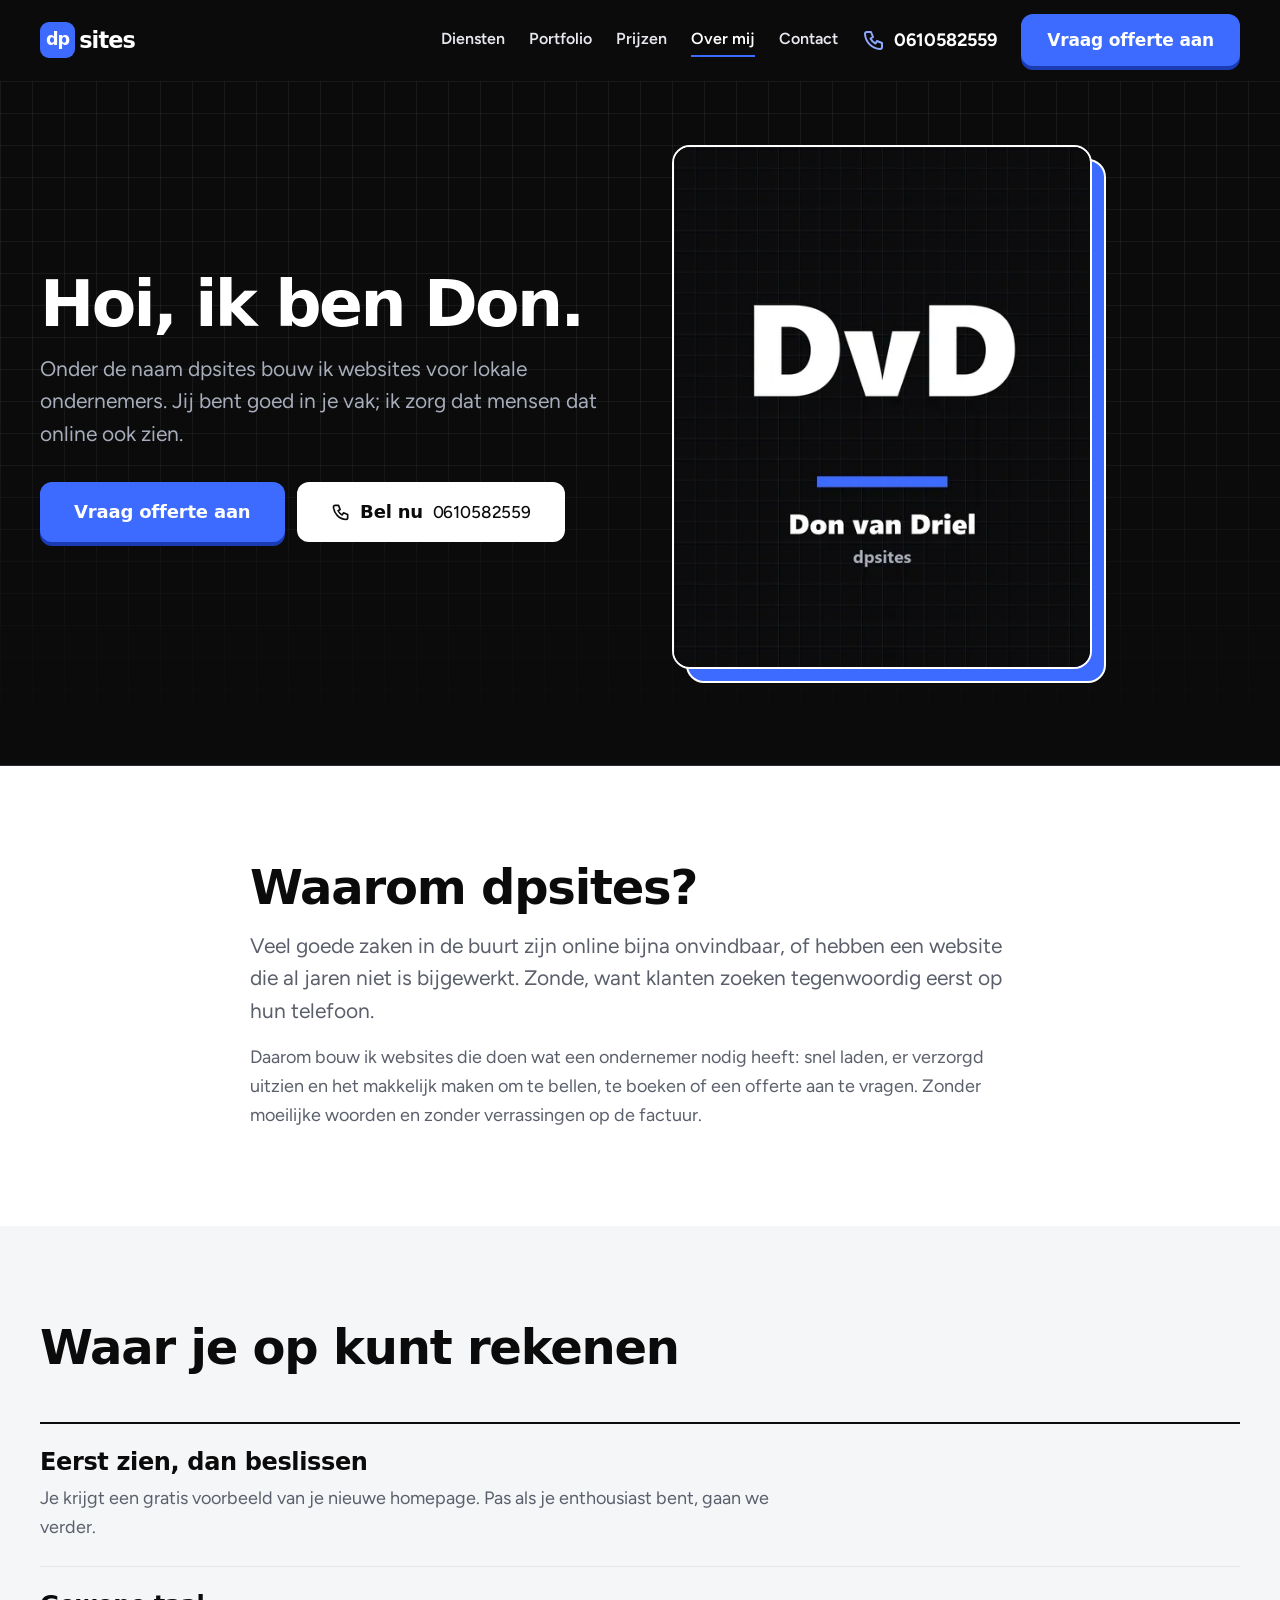
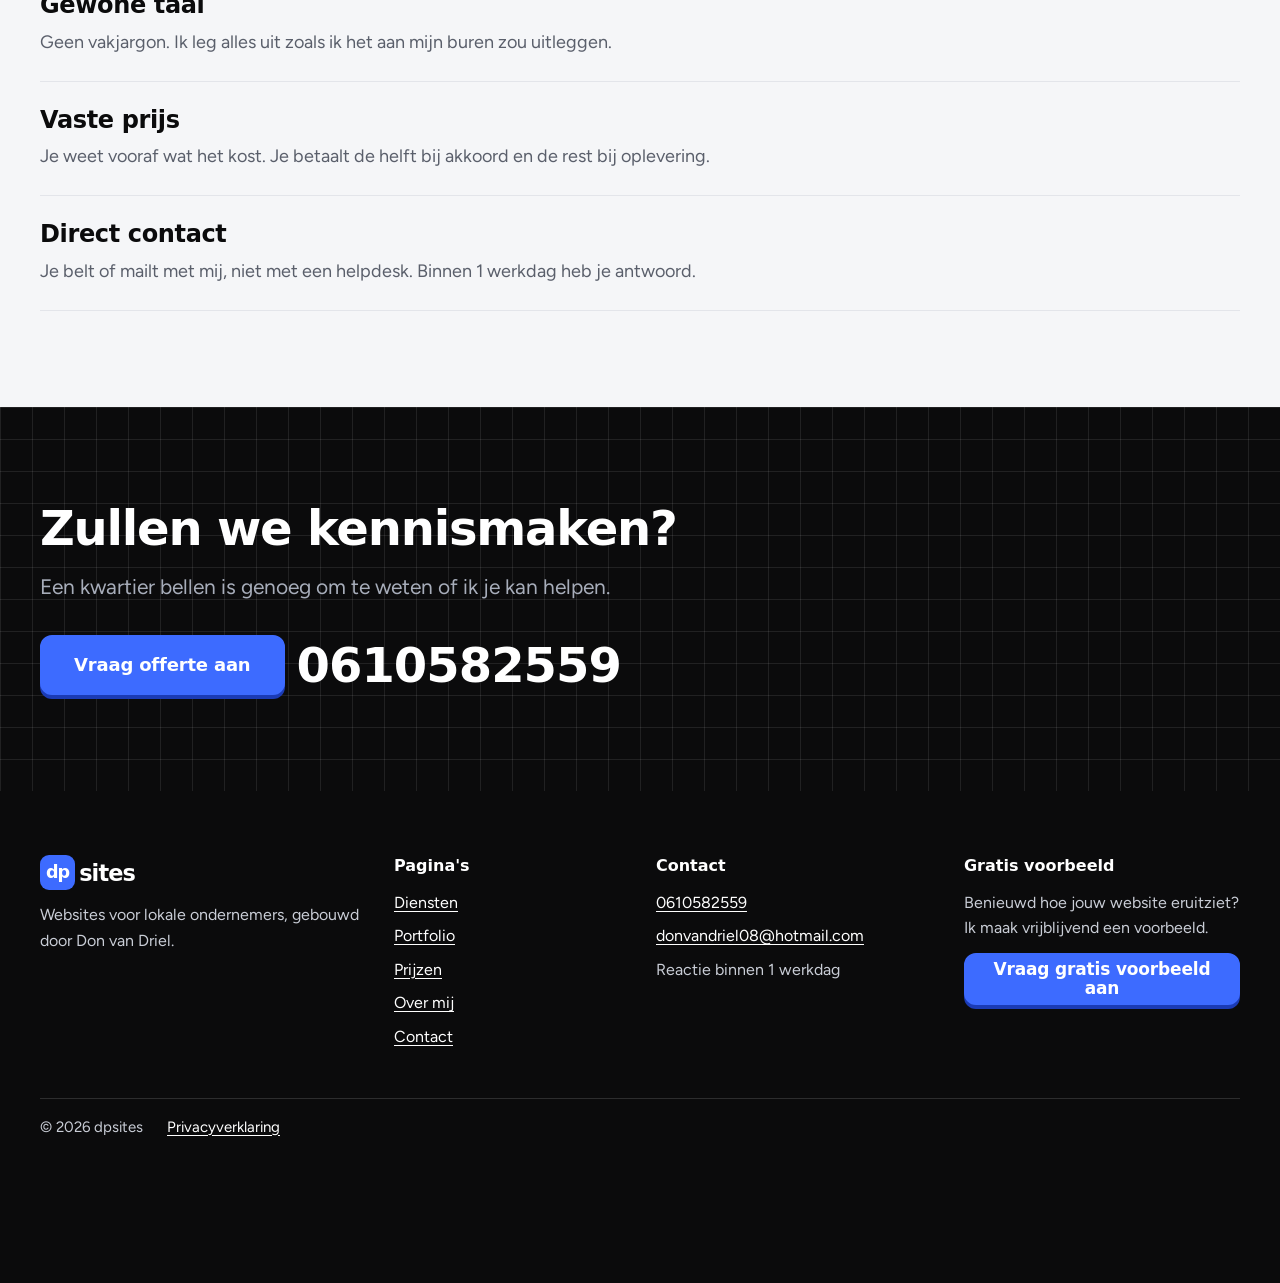
<file: about.html>
<!doctype html>
<html lang="nl">
<head>
  <meta charset="utf-8">
  <meta name="viewport" content="width=device-width, initial-scale=1">
  <!-- Title-patroon: Over [NAAM] | dpsites -->
  <title>Over Don van Driel | dpsites</title>
  <meta name="description" content="Maak kennis met Don van Driel van dpsites. Websites voor lokale ondernemers, in gewone taal en met een vaste prijs. Bel 0610582559.">
  <link rel="canonical" href="https://dpsites.nl/about.html">
  <meta name="theme-color" content="#0B0B0C">
  <meta property="og:type" content="website">
  <meta property="og:site_name" content="dpsites">
  <meta property="og:locale" content="nl_NL">
  <meta property="og:title" content="Over Don van Driel | dpsites">
  <meta property="og:description" content="Je werkt rechtstreeks met degene die je website bouwt.">
  <meta property="og:url" content="https://dpsites.nl/about.html">
  <meta property="og:image" content="https://dpsites.nl/images/og-image.jpg">
  <meta property="og:image:width" content="1200">
  <meta property="og:image:height" content="630">
  <meta name="twitter:card" content="summary_large_image">
  <link rel="icon" href="favicon.svg" type="image/svg+xml">
  <link rel="apple-touch-icon" href="images/apple-touch-icon.png">
  <link rel="preconnect" href="https://fonts.bunny.net" crossorigin>
  <link rel="stylesheet" href="https://fonts.bunny.net/css?family=bricolage-grotesque:700,800|figtree:400,500,600,700&display=swap">
  <link rel="stylesheet" href="styles/styles.css">
  <script>document.documentElement.classList.add('js')</script>
  <script src="scripts/main.js" defer></script>
</head>
<body>
<a class="skip-link" href="#main">Naar inhoud</a>
<header class="site-header">
  <div class="container header-inner">
    <a href="index.html" class="logo" aria-label="dpsites, naar de homepage"><span class="logo-mark" aria-hidden="true">dp</span><span aria-hidden="true">sites</span></a>
    <a class="icon-btn call-icon" href="tel:0610582559" aria-label="Bel Don: 0610582559"><svg class="icon" aria-hidden="true"><use href="assets/icons.svg#phone"></use></svg></a>
    <button class="icon-btn nav-toggle" type="button" aria-expanded="false" aria-controls="hoofdmenu"><span class="sr-only">Menu</span><span class="burger" aria-hidden="true"></span></button>
    <nav id="hoofdmenu" class="primary-nav" aria-label="Hoofdmenu">
      <ul role="list">
        <li><a href="services.html">Diensten</a></li>
        <li><a href="portfolio.html">Portfolio</a></li>
        <li><a href="pricing.html">Prijzen</a></li>
        <li><a href="about.html">Over mij</a></li>
        <li><a href="contact.html">Contact</a></li>
      </ul>
      <a class="nav-call" href="tel:0610582559"><svg class="icon" aria-hidden="true"><use href="assets/icons.svg#phone"></use></svg><span class="nav-call-nr">0610582559</span></a>
      <a class="btn btn-accent" href="contact.html#formulier">Vraag offerte aan</a>
    </nav>
  </div>
</header>

<main id="main">
  <section class="hero" aria-labelledby="hero-titel">
    <div class="container grid-2">
      <div class="stack-lg">
        <div class="stack">
          <h1 id="hero-titel">Hoi, ik ben Don.</h1>
          <p class="lead">Onder de naam dpsites bouw ik websites voor lokale ondernemers. Jij bent goed in je vak; ik zorg dat mensen dat online ook zien.</p>
        </div>
        <div class="cluster">
          <a class="btn btn-accent btn-lg" href="contact.html#formulier">Vraag offerte aan</a>
          <a class="btn btn-primary btn-lg" href="tel:0610582559"><svg class="icon" aria-hidden="true"><use href="assets/icons.svg#phone"></use></svg>Bel nu <span class="btn-sub">0610582559</span></a>
        </div>
      </div>
      <!-- Boven de vouw: GEEN lazy loading, wel fetchpriority. Vervang de placeholder door een echte foto (zie images/BESCHRIJVING.md). -->
      <div class="portrait">
        <img src="images/don-van-driel-960.webp" srcset="images/don-van-driel-480.webp 480w, images/don-van-driel-960.webp 960w"
             sizes="(min-width: 1024px) 420px, 90vw" width="960" height="1200" alt="Don van Driel, eigenaar van dpsites" fetchpriority="high" decoding="async">
      </div>
    </div>
  </section>

  <!-- PERSONALISEER: vertel hier in je eigen woorden waarom je dpsites bent begonnen. -->
  <section class="section" aria-labelledby="waarom-titel">
    <div class="container narrow stack">
      <h2 id="waarom-titel">Waarom dpsites?</h2>
      <p class="lead">Veel goede zaken in de buurt zijn online bijna onvindbaar, of hebben een website die al jaren niet is bijgewerkt. Zonde, want klanten zoeken tegenwoordig eerst op hun telefoon.</p>
      <p class="muted">Daarom bouw ik websites die doen wat een ondernemer nodig heeft: snel laden, er verzorgd uitzien en het makkelijk maken om te bellen, te boeken of een offerte aan te vragen. Zonder moeilijke woorden en zonder verrassingen op de factuur.</p>
    </div>
  </section>

  <section class="section bg-alt" aria-labelledby="afspraken-titel">
    <div class="container">
      <div class="section-head"><h2 id="afspraken-titel">Waar je op kunt rekenen</h2></div>
      <ul class="price-list" role="list">
        <li class="price-row"><div><h3>Eerst zien, dan beslissen</h3><p class="muted">Je krijgt een gratis voorbeeld van je nieuwe homepage. Pas als je enthousiast bent, gaan we verder.</p></div></li>
        <li class="price-row"><div><h3>Gewone taal</h3><p class="muted">Geen vakjargon. Ik leg alles uit zoals ik het aan mijn buren zou uitleggen.</p></div></li>
        <li class="price-row"><div><h3>Vaste prijs</h3><p class="muted">Je weet vooraf wat het kost. Je betaalt de helft bij akkoord en de rest bij oplevering.</p></div></li>
        <li class="price-row"><div><h3>Direct contact</h3><p class="muted">Je belt of mailt met mij, niet met een helpdesk. Binnen 1 werkdag heb je antwoord.</p></div></li>
      </ul>
    </div>
  </section>

  <section class="section cta-band" aria-labelledby="cta-titel">
    <div class="container stack-lg">
      <div class="stack">
        <h2 id="cta-titel">Zullen we kennismaken?</h2>
        <p class="lead">Een kwartier bellen is genoeg om te weten of ik je kan helpen.</p>
      </div>
      <div class="cluster">
        <a class="btn btn-accent btn-lg" href="contact.html#formulier">Vraag offerte aan</a>
        <a class="call-big" href="tel:0610582559">0610582559</a>
      </div>
    </div>
  </section>
</main>

<footer class="site-footer">
  <div class="container footer-grid">
    <div>
      <a href="index.html" class="logo" aria-label="dpsites, naar de homepage"><span class="logo-mark" aria-hidden="true">dp</span><span aria-hidden="true">sites</span></a>
      <p>Websites voor lokale ondernemers, gebouwd door Don van Driel.</p>
    </div>
    <nav aria-label="Footermenu">
      <h2 class="footer-title">Pagina's</h2>
      <ul role="list"><li><a href="services.html">Diensten</a></li><li><a href="portfolio.html">Portfolio</a></li><li><a href="pricing.html">Prijzen</a></li><li><a href="about.html">Over mij</a></li><li><a href="contact.html">Contact</a></li></ul>
    </nav>
    <div>
      <h2 class="footer-title">Contact</h2>
      <address><a href="tel:0610582559">0610582559</a><a href="mailto:donvandriel08@hotmail.com">donvandriel08@hotmail.com</a><span>Reactie binnen 1 werkdag</span></address>
    </div>
    <div>
      <h2 class="footer-title">Gratis voorbeeld</h2>
      <p>Benieuwd hoe jouw website eruitziet? Ik maak vrijblijvend een voorbeeld.</p>
      <p><a class="btn btn-accent" href="contact.html?aanvraag=gratis-voorbeeld#formulier">Vraag gratis voorbeeld aan</a></p>
    </div>
  </div>
  <div class="container footer-bottom">
    <span>© <span data-year>2026</span> dpsites</span>
    <!-- VERPLICHT zodra je bij de KvK staat ingeschreven: haal de commentaartekens weg en vul het nummer in.
    <span>KvK [KVK]</span> -->
    <a href="privacy.html">Privacyverklaring</a>
  </div>
</footer>
<div class="sticky-cta" data-hidden="true">
  <a class="btn btn-primary" href="tel:0610582559"><svg class="icon" aria-hidden="true"><use href="assets/icons.svg#phone"></use></svg>Bel nu</a>
  <a class="btn btn-accent" href="contact.html#formulier">Vraag offerte aan</a>
</div>
</body>
</html>
</file>
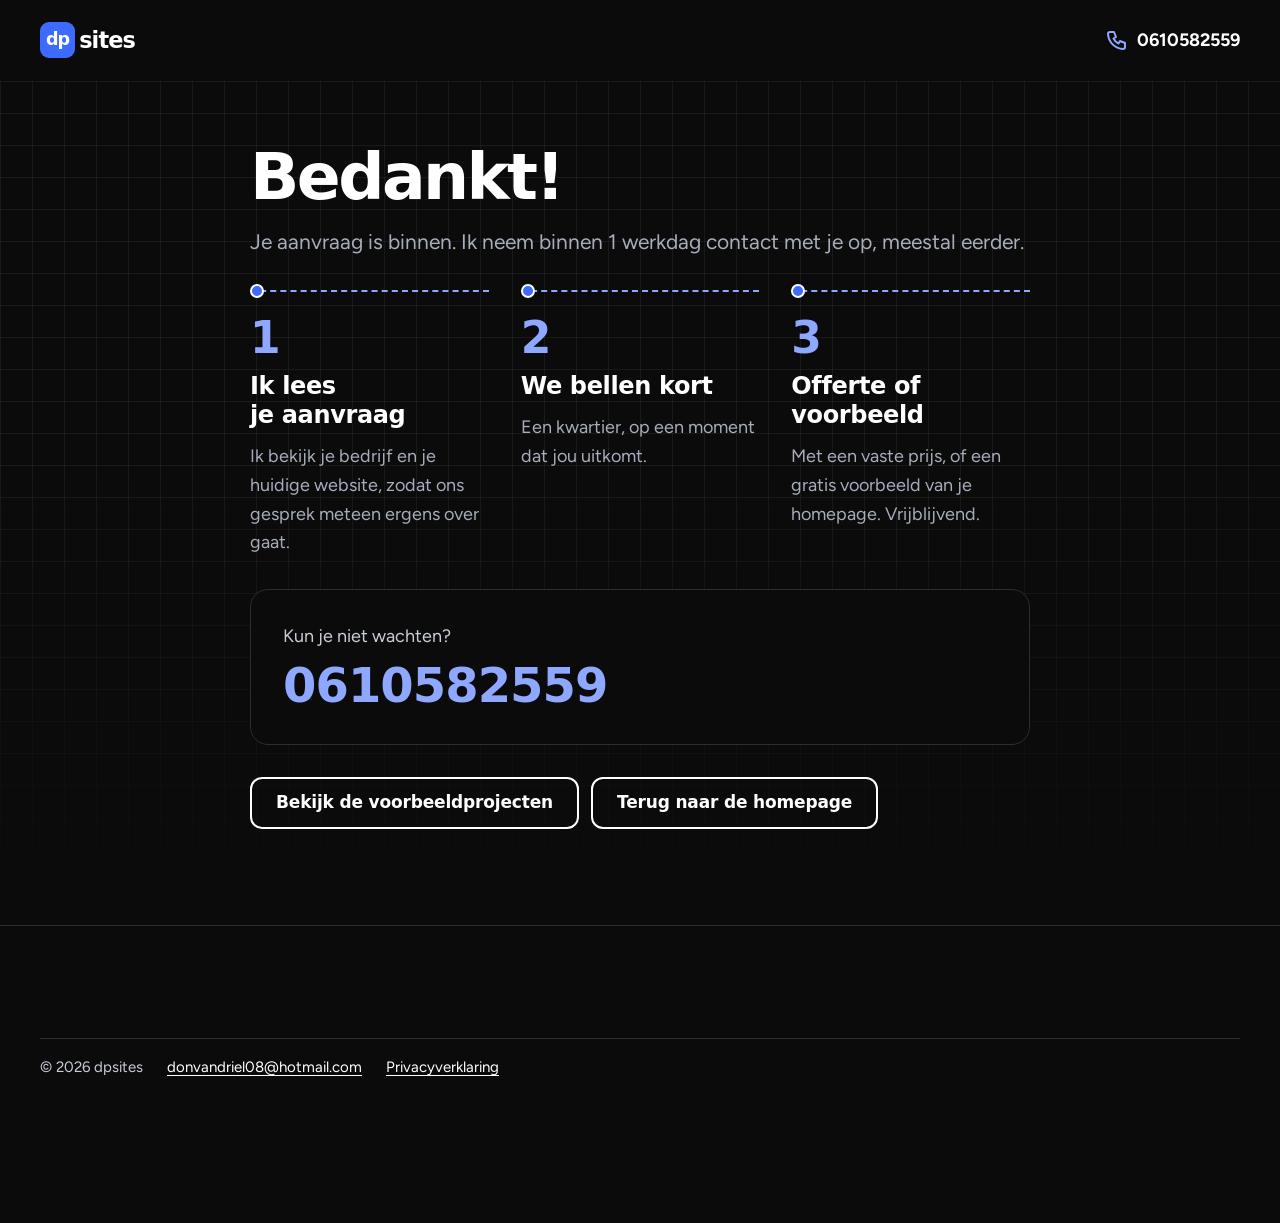
<file: bedankt.html>
<!doctype html>
<html lang="nl">
<head>
  <meta charset="utf-8">
  <meta name="viewport" content="width=device-width, initial-scale=1">
  <title>Bedankt voor je aanvraag | dpsites</title>
  <meta name="description" content="Je aanvraag is ontvangen. Don van Driel van dpsites neemt binnen 1 werkdag contact met je op.">
  <!-- Bedankpagina niet indexeren; wel gebruiken als conversiedoel in Plausible/GA4 -->
  <meta name="robots" content="noindex">
  <meta name="theme-color" content="#0B0B0C">
  <link rel="icon" href="favicon.svg" type="image/svg+xml">
  <link rel="preconnect" href="https://fonts.bunny.net" crossorigin>
  <link rel="stylesheet" href="https://fonts.bunny.net/css?family=bricolage-grotesque:700,800|figtree:400,500,600,700&display=swap">
  <link rel="stylesheet" href="styles/styles.css">
  <script>document.documentElement.classList.add('js')</script>
  <script src="scripts/main.js" defer></script>
</head>
<body>
<a class="skip-link" href="#main">Naar inhoud</a>
<header class="site-header">
  <div class="container header-inner">
    <a href="index.html" class="logo" aria-label="dpsites, naar de homepage"><span class="logo-mark" aria-hidden="true">dp</span><span aria-hidden="true">sites</span></a>
    <a class="nav-call" href="tel:0610582559"><svg class="icon" aria-hidden="true"><use href="assets/icons.svg#phone"></use></svg>0610582559</a>
  </div>
</header>

<main id="main" class="hero">
  <div class="container narrow stack-lg">
    <div class="stack">
      <!-- data-thanks-name wordt gevuld met de voornaam uit het formulier (sessionStorage) -->
      <h1>Bedankt<span data-thanks-name></span>!</h1>
      <p class="lead">Je aanvraag is binnen. Ik neem binnen 1 werkdag contact met je op, meestal eerder.</p>
    </div>
    <ol class="steps steps-3" role="list">
      <li class="step"><span class="step-num" aria-hidden="true">1</span><h2 class="h3">Ik lees je aanvraag</h2><p class="muted">Ik bekijk je bedrijf en je huidige website, zodat ons gesprek meteen ergens over gaat.</p></li>
      <li class="step"><span class="step-num" aria-hidden="true">2</span><h2 class="h3">We bellen kort</h2><p class="muted">Een kwartier, op een moment dat jou uitkomt.</p></li>
      <li class="step"><span class="step-num" aria-hidden="true">3</span><h2 class="h3">Offerte of voorbeeld</h2><p class="muted">Met een vaste prijs, of een gratis voorbeeld van je homepage. Vrijblijvend.</p></li>
    </ol>
    <div class="call-card">
      <p>Kun je niet wachten?</p>
      <a class="call-big" href="tel:0610582559">0610582559</a>
    </div>
    <div class="cluster">
      <a class="btn btn-outline" href="portfolio.html">Bekijk de voorbeeldprojecten</a>
      <a class="btn btn-outline" href="index.html">Terug naar de homepage</a>
    </div>
  </div>
</main>

<footer class="site-footer">
  <div class="container footer-bottom">
    <span>© <span data-year>2026</span> dpsites</span>
    <a href="mailto:donvandriel08@hotmail.com">donvandriel08@hotmail.com</a>
    <a href="privacy.html">Privacyverklaring</a>
  </div>
</footer>
</body>
</html>
</file>
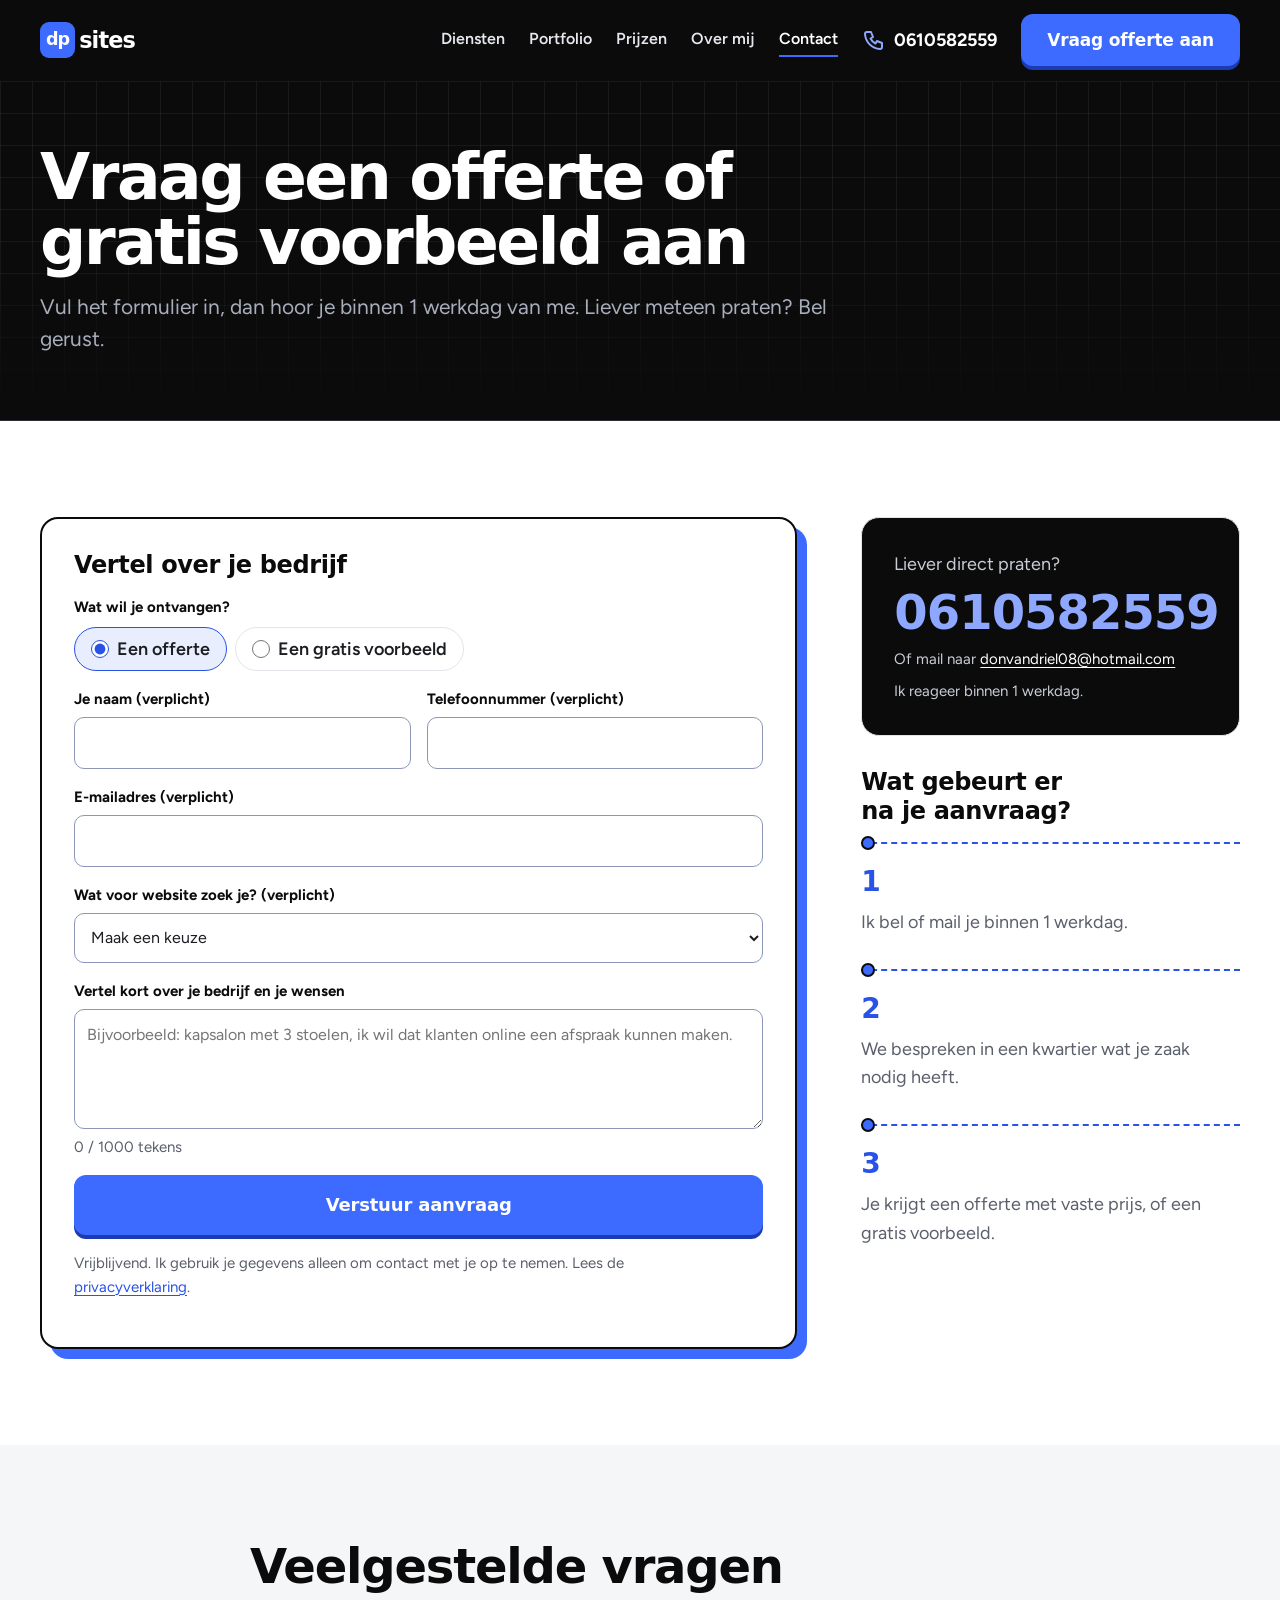
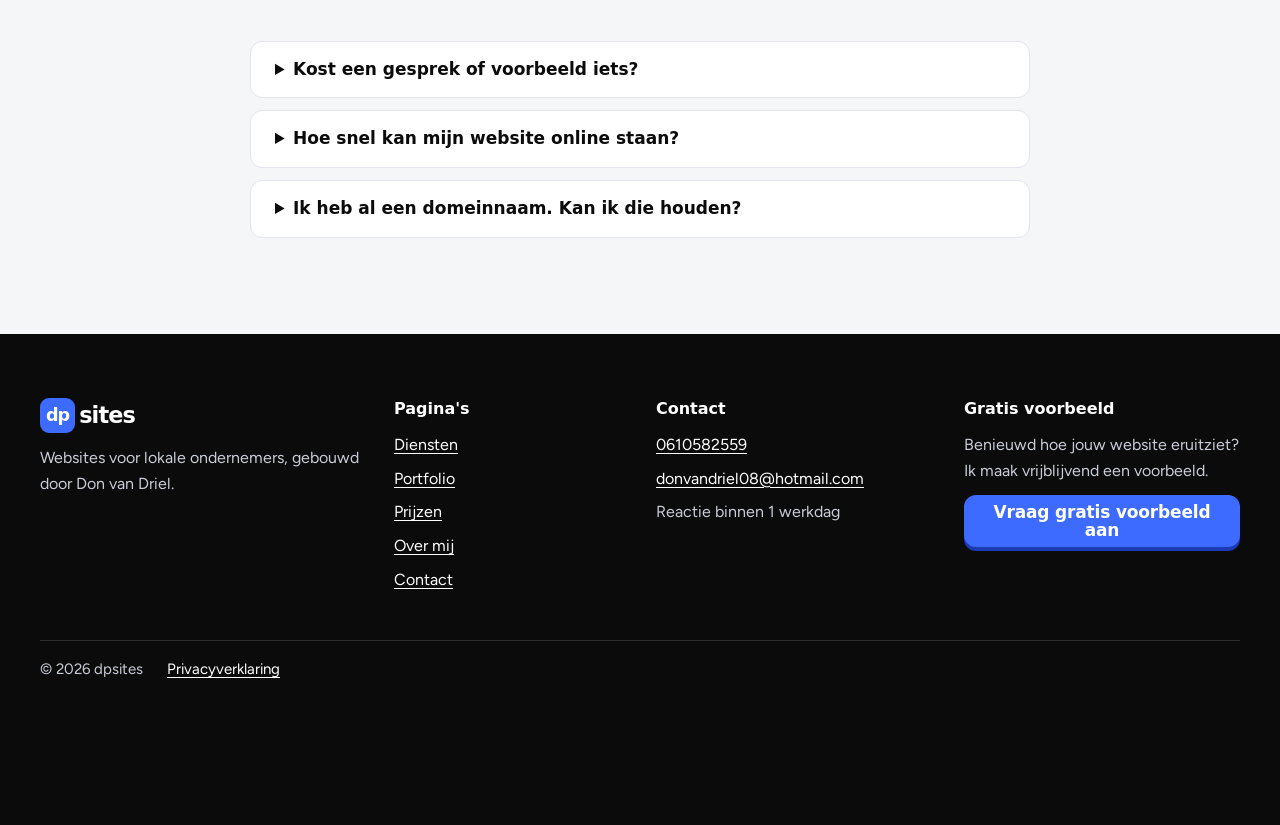
<file: contact.html>
<!doctype html>
<html lang="nl">
<head>
  <meta charset="utf-8">
  <meta name="viewport" content="width=device-width, initial-scale=1">
  <!-- Title-patroon: Contact en offerte | dpsites [PLAATS] -->
  <title>Offerte aanvragen of bellen | dpsites</title>
  <meta name="description" content="Vraag een offerte of gratis voorbeeld aan bij dpsites. Bel 0610582559 of mail donvandriel08@hotmail.com. Reactie binnen 1 werkdag.">
  <link rel="canonical" href="https://dpsites.nl/contact.html">
  <meta name="theme-color" content="#0B0B0C">
  <meta property="og:type" content="website">
  <meta property="og:site_name" content="dpsites">
  <meta property="og:locale" content="nl_NL">
  <meta property="og:title" content="Vraag een offerte of gratis voorbeeld aan | dpsites">
  <meta property="og:description" content="Bel 0610582559 of vul het formulier in. Reactie binnen 1 werkdag.">
  <meta property="og:url" content="https://dpsites.nl/contact.html">
  <meta property="og:image" content="https://dpsites.nl/images/og-image.jpg">
  <meta property="og:image:width" content="1200">
  <meta property="og:image:height" content="630">
  <meta name="twitter:card" content="summary_large_image">
  <link rel="icon" href="favicon.svg" type="image/svg+xml">
  <link rel="apple-touch-icon" href="images/apple-touch-icon.png">
  <link rel="preconnect" href="https://fonts.bunny.net" crossorigin>
  <link rel="stylesheet" href="https://fonts.bunny.net/css?family=bricolage-grotesque:700,800|figtree:400,500,600,700&display=swap">
  <link rel="stylesheet" href="styles/styles.css">
  <script>document.documentElement.classList.add('js')</script>
  <script src="scripts/main.js" defer></script>
</head>
<body>
<a class="skip-link" href="#main">Naar inhoud</a>
<header class="site-header">
  <div class="container header-inner">
    <a href="index.html" class="logo" aria-label="dpsites, naar de homepage"><span class="logo-mark" aria-hidden="true">dp</span><span aria-hidden="true">sites</span></a>
    <a class="icon-btn call-icon" href="tel:0610582559" aria-label="Bel Don: 0610582559"><svg class="icon" aria-hidden="true"><use href="assets/icons.svg#phone"></use></svg></a>
    <button class="icon-btn nav-toggle" type="button" aria-expanded="false" aria-controls="hoofdmenu"><span class="sr-only">Menu</span><span class="burger" aria-hidden="true"></span></button>
    <nav id="hoofdmenu" class="primary-nav" aria-label="Hoofdmenu">
      <ul role="list">
        <li><a href="services.html">Diensten</a></li>
        <li><a href="portfolio.html">Portfolio</a></li>
        <li><a href="pricing.html">Prijzen</a></li>
        <li><a href="about.html">Over mij</a></li>
        <li><a href="contact.html">Contact</a></li>
      </ul>
      <a class="nav-call" href="tel:0610582559"><svg class="icon" aria-hidden="true"><use href="assets/icons.svg#phone"></use></svg><span class="nav-call-nr">0610582559</span></a>
      <a class="btn btn-accent" href="contact.html#formulier">Vraag offerte aan</a>
    </nav>
  </div>
</header>

<main id="main">
  <section class="hero hero-sm" aria-labelledby="hero-titel">
    <div class="container stack">
      <h1 id="hero-titel">Vraag een offerte of gratis voorbeeld aan</h1>
      <p class="lead">Vul het formulier in, dan hoor je binnen 1 werkdag van me. Liever meteen praten? Bel gerust.</p>
    </div>
  </section>

  <section class="section" aria-label="Contactformulier en gegevens">
    <div class="container layout-sidebar">
      <!-- FORMULIER (bron: components/booking-form.html). Netlify Forms; zie README §4 voor beheer. -->
      <form class="form-card stack" id="formulier" name="offerte" method="POST" action="bedankt.html"
            data-netlify="true" netlify-honeypot="website" data-validate novalidate aria-labelledby="form-titel">
        <input type="hidden" name="form-name" value="offerte">
        <input type="hidden" name="page_url"><input type="hidden" name="utm_source"><input type="hidden" name="utm_medium"><input type="hidden" name="utm_campaign">
        <h2 id="form-titel" class="h3">Vertel over je bedrijf</h2>
        <fieldset class="choice">
          <legend>Wat wil je ontvangen?</legend>
          <div class="choice-options">
            <label><input type="radio" name="aanvraag" value="offerte" checked> Een offerte</label>
            <label><input type="radio" name="aanvraag" value="gratis-voorbeeld"> Een gratis voorbeeld</label>
          </div>
        </fieldset>
        <div class="field-row">
          <div class="field"><label for="f-naam">Je naam (verplicht)</label>
            <input id="f-naam" name="name" autocomplete="name" required minlength="2" maxlength="80" data-label="naam" aria-describedby="f-naam-error">
            <p id="f-naam-error" class="field-error" hidden></p></div>
          <div class="field"><label for="f-telefoon">Telefoonnummer (verplicht)</label>
            <input id="f-telefoon" name="phone" type="tel" autocomplete="tel" inputmode="tel" required pattern="[+0-9 \(\)\-]{10,20}" data-label="telefoonnummer" aria-describedby="f-telefoon-error">
            <p id="f-telefoon-error" class="field-error" hidden></p></div>
        </div>
        <div class="field"><label for="f-email">E-mailadres (verplicht)</label>
          <input id="f-email" name="email" type="email" autocomplete="email" required data-label="e-mailadres" aria-describedby="f-email-error">
          <p id="f-email-error" class="field-error" hidden></p></div>
        <div class="field"><label for="f-type">Wat voor website zoek je? (verplicht)</label>
          <select id="f-type" name="type" required data-msg="Kies wat voor website je zoekt." aria-describedby="f-type-error">
            <option value="">Maak een keuze</option>
            <option value="nieuw">Nieuwe website (vanaf <!--cms:text plannen.items[id=nieuw].prijs-->€500<!--/cms-->)</option>
            <option value="vernieuwen">Bestaande website vernieuwen (vanaf <!--cms:text plannen.items[id=vernieuwen].prijs-->€500<!--/cms-->)</option>
            <option value="hosting">Hosting en onderhoud (<!--cms:text plannen.items[id=hosting].prijs-->€20<!--/cms--> per maand)</option>
            <option value="maatwerk">Maatwerk: webshop, reserveren, meertalig (op aanvraag)</option>
            <option value="weet-niet">Weet ik nog niet</option>
          </select>
          <p id="f-type-error" class="field-error" hidden></p></div>
        <div class="field"><label for="f-bericht">Vertel kort over je bedrijf en je wensen</label>
          <textarea id="f-bericht" name="message" maxlength="1000" aria-describedby="f-bericht-hint"
                    placeholder="Bijvoorbeeld: kapsalon met 3 stoelen, ik wil dat klanten online een afspraak kunnen maken."></textarea>
          <p id="f-bericht-hint" class="field-hint" data-counter>0 / 1000 tekens</p></div>
        <p class="hp" aria-hidden="true"><label for="f-website">Laat dit veld leeg</label><input id="f-website" name="website" tabindex="-1" autocomplete="off"></p>
        <button class="btn btn-accent btn-lg w-full" type="submit">Verstuur aanvraag</button>
        <p class="small muted">Vrijblijvend. Ik gebruik je gegevens alleen om contact met je op te nemen. Lees de <a href="privacy.html">privacyverklaring</a>.</p>
        <p class="form-status" role="status" tabindex="-1"></p>
      </form>

      <aside class="stack-lg sticky-side" aria-label="Direct contact">
        <div class="call-card">
          <p>Liever direct praten?</p>
          <a class="call-big" href="tel:0610582559">0610582559</a>
          <p class="small">Of mail naar <a href="mailto:donvandriel08@hotmail.com">donvandriel08@hotmail.com</a></p>
          <p class="small">Ik reageer binnen 1 werkdag.</p>
        </div>
        <div class="stack">
          <h2 class="h3">Wat gebeurt er na je aanvraag?</h2>
          <ol class="steps steps-stack" role="list">
            <li class="step"><span class="step-num" aria-hidden="true">1</span><p class="muted">Ik bel of mail je binnen 1 werkdag.</p></li>
            <li class="step"><span class="step-num" aria-hidden="true">2</span><p class="muted">We bespreken in een kwartier wat je zaak nodig heeft.</p></li>
            <li class="step"><span class="step-num" aria-hidden="true">3</span><p class="muted">Je krijgt een offerte met vaste prijs, of een gratis voorbeeld.</p></li>
          </ol>
        </div>
      </aside>
    </div>
  </section>

  <section class="section bg-alt" id="faq" aria-labelledby="faq-titel">
    <div class="container narrow">
      <div class="section-head"><h2 id="faq-titel">Veelgestelde vragen</h2></div>
      <div class="faq">
        <details class="accordion"><summary>Kost een gesprek of voorbeeld iets?</summary><p>Nee. Het kennismakingsgesprek en het voorbeeld van je homepage zijn gratis en vrijblijvend.</p></details>
        <details class="accordion"><summary>Hoe snel kan mijn website online staan?</summary><p>Meestal binnen 2 tot 3 weken na akkoord. Heb je haast, zeg het dan; soms kan het sneller.</p></details>
        <details class="accordion"><summary>Ik heb al een domeinnaam. Kan ik die houden?</summary><p>Ja. Je houdt je eigen domeinnaam. Ik leg stap voor stap uit hoe je de nieuwe website eraan koppelt, of ik doe het samen met je.</p></details>
      </div>
    </div>
  </section>
</main>

<footer class="site-footer">
  <div class="container footer-grid">
    <div>
      <a href="index.html" class="logo" aria-label="dpsites, naar de homepage"><span class="logo-mark" aria-hidden="true">dp</span><span aria-hidden="true">sites</span></a>
      <p>Websites voor lokale ondernemers, gebouwd door Don van Driel.</p>
    </div>
    <nav aria-label="Footermenu">
      <h2 class="footer-title">Pagina's</h2>
      <ul role="list"><li><a href="services.html">Diensten</a></li><li><a href="portfolio.html">Portfolio</a></li><li><a href="pricing.html">Prijzen</a></li><li><a href="about.html">Over mij</a></li><li><a href="contact.html">Contact</a></li></ul>
    </nav>
    <div>
      <h2 class="footer-title">Contact</h2>
      <address><a href="tel:0610582559">0610582559</a><a href="mailto:donvandriel08@hotmail.com">donvandriel08@hotmail.com</a><span>Reactie binnen 1 werkdag</span></address>
    </div>
    <div>
      <h2 class="footer-title">Gratis voorbeeld</h2>
      <p>Benieuwd hoe jouw website eruitziet? Ik maak vrijblijvend een voorbeeld.</p>
      <p><a class="btn btn-accent" href="contact.html?aanvraag=gratis-voorbeeld#formulier">Vraag gratis voorbeeld aan</a></p>
    </div>
  </div>
  <div class="container footer-bottom">
    <span>© <span data-year>2026</span> dpsites</span>
    <!-- VERPLICHT zodra je bij de KvK staat ingeschreven: haal de commentaartekens weg en vul het nummer in.
    <span>KvK [KVK]</span> -->
    <a href="privacy.html">Privacyverklaring</a>
  </div>
</footer>
<div class="sticky-cta" data-hidden="true">
  <a class="btn btn-primary" href="tel:0610582559"><svg class="icon" aria-hidden="true"><use href="assets/icons.svg#phone"></use></svg>Bel nu</a>
  <a class="btn btn-accent" href="#formulier">Vraag offerte aan</a>
</div>
</body>
</html>
</file>
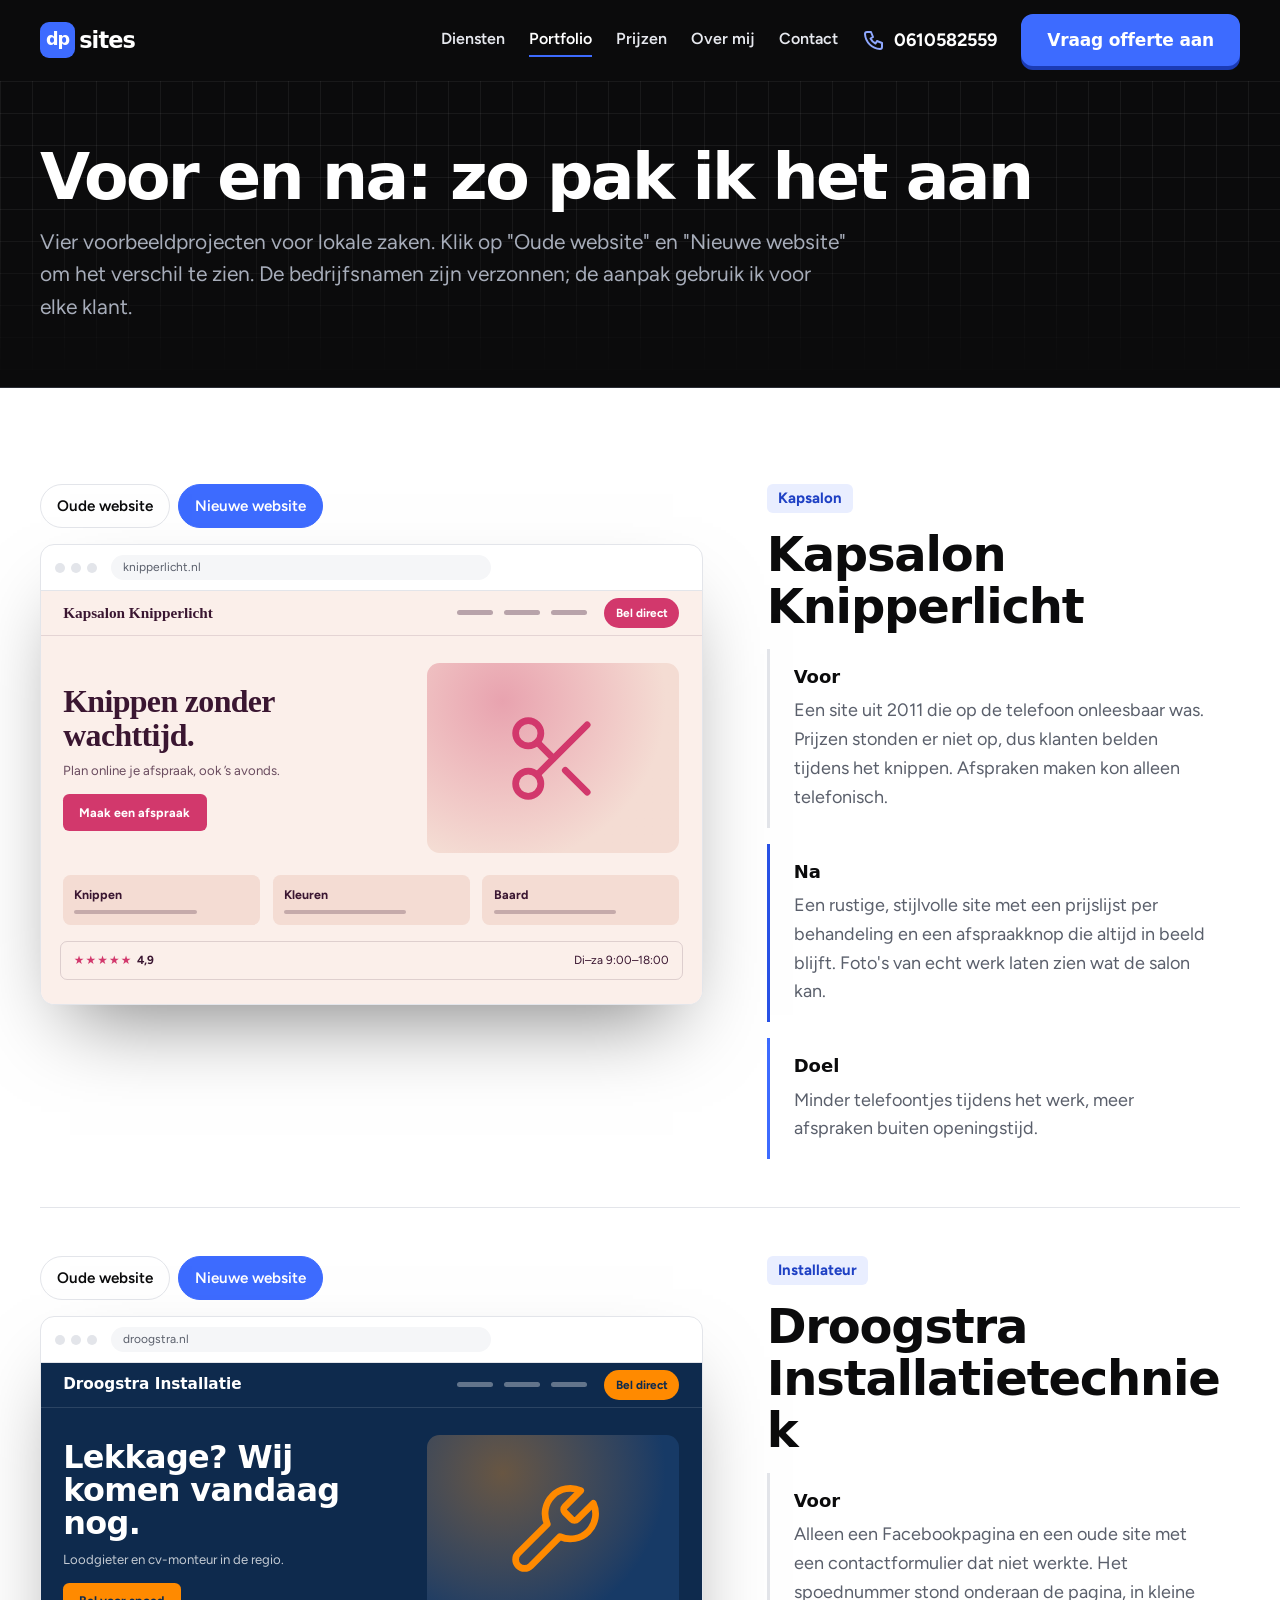
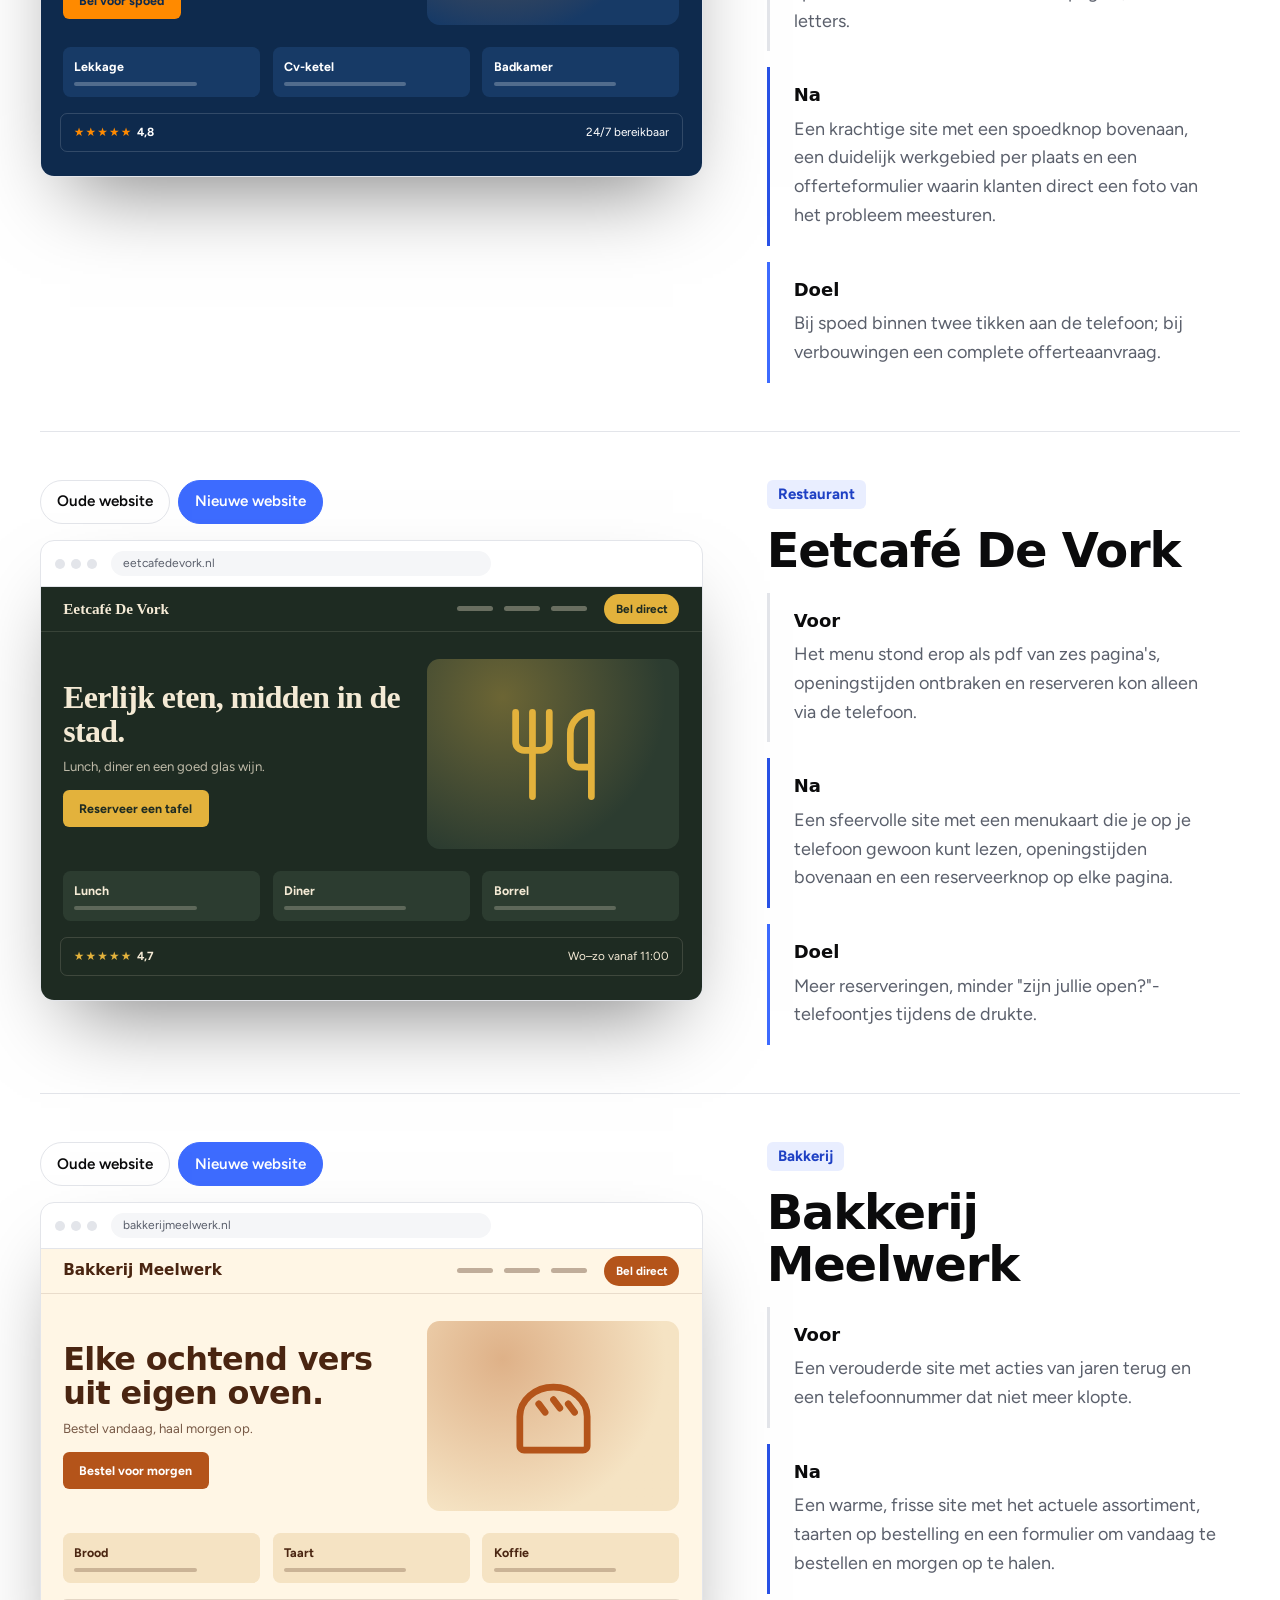
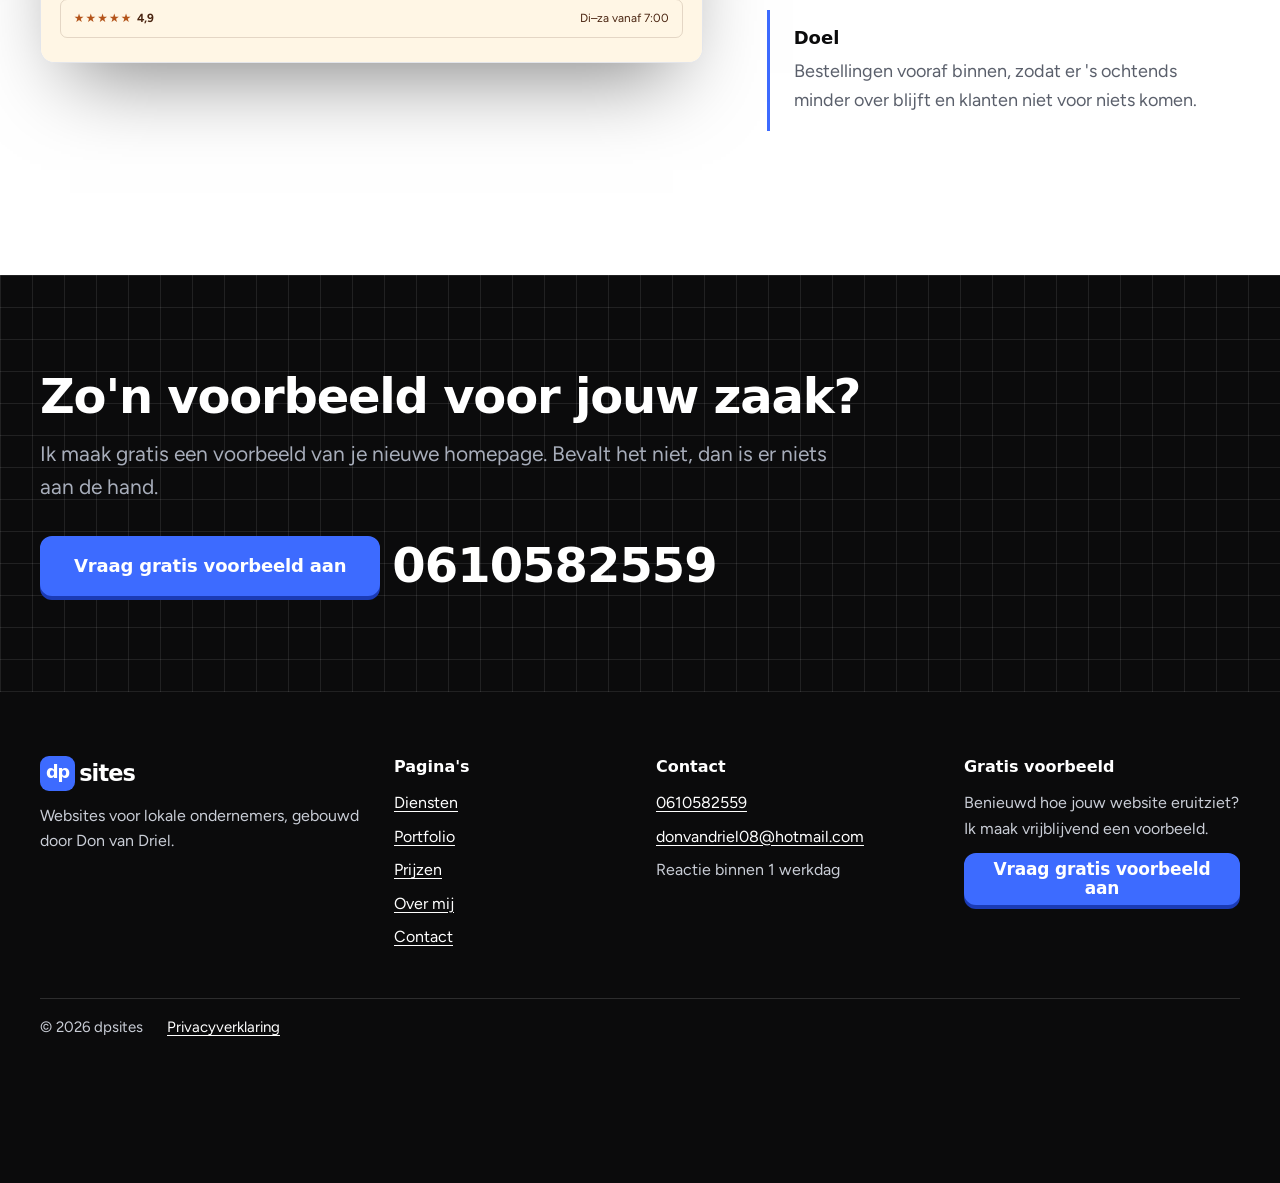
<file: portfolio.html>
<!doctype html>
<html lang="nl">
<head>
  <meta charset="utf-8">
  <meta name="viewport" content="width=device-width, initial-scale=1">
  <!-- Title-patroon: Portfolio: [wat je laat zien] | dpsites -->
  <title>Portfolio: websites voor en na | dpsites</title>
  <meta name="description" content="Bekijk vier voorbeeldprojecten van dpsites: kapsalon, installateur, restaurant en bakkerij. Zie het verschil tussen de oude en de nieuwe website.">
  <link rel="canonical" href="https://dpsites.nl/portfolio.html">
  <meta name="theme-color" content="#0B0B0C">
  <meta property="og:type" content="website">
  <meta property="og:site_name" content="dpsites">
  <meta property="og:locale" content="nl_NL">
  <meta property="og:title" content="Portfolio: zo pak ik het aan | dpsites">
  <meta property="og:description" content="Vier voorbeeldprojecten met een voor-en-navergelijking.">
  <meta property="og:url" content="https://dpsites.nl/portfolio.html">
  <meta property="og:image" content="https://dpsites.nl/images/og-image.jpg">
  <meta property="og:image:width" content="1200">
  <meta property="og:image:height" content="630">
  <meta name="twitter:card" content="summary_large_image">
  <link rel="icon" href="favicon.svg" type="image/svg+xml">
  <link rel="apple-touch-icon" href="images/apple-touch-icon.png">
  <link rel="preconnect" href="https://fonts.bunny.net" crossorigin>
  <link rel="stylesheet" href="https://fonts.bunny.net/css?family=bricolage-grotesque:700,800|figtree:400,500,600,700&display=swap">
  <link rel="stylesheet" href="styles/styles.css">
  <script>document.documentElement.classList.add('js')</script>
  <script src="scripts/main.js" defer></script>
</head>
<body>
<a class="skip-link" href="#main">Naar inhoud</a>
<header class="site-header">
  <div class="container header-inner">
    <a href="index.html" class="logo" aria-label="dpsites, naar de homepage"><span class="logo-mark" aria-hidden="true">dp</span><span aria-hidden="true">sites</span></a>
    <a class="icon-btn call-icon" href="tel:0610582559" aria-label="Bel Don: 0610582559"><svg class="icon" aria-hidden="true"><use href="assets/icons.svg#phone"></use></svg></a>
    <button class="icon-btn nav-toggle" type="button" aria-expanded="false" aria-controls="hoofdmenu"><span class="sr-only">Menu</span><span class="burger" aria-hidden="true"></span></button>
    <nav id="hoofdmenu" class="primary-nav" aria-label="Hoofdmenu">
      <ul role="list">
        <li><a href="services.html">Diensten</a></li>
        <li><a href="portfolio.html">Portfolio</a></li>
        <li><a href="pricing.html">Prijzen</a></li>
        <li><a href="about.html">Over mij</a></li>
        <li><a href="contact.html">Contact</a></li>
      </ul>
      <a class="nav-call" href="tel:0610582559"><svg class="icon" aria-hidden="true"><use href="assets/icons.svg#phone"></use></svg><span class="nav-call-nr">0610582559</span></a>
      <a class="btn btn-accent" href="contact.html#formulier">Vraag offerte aan</a>
    </nav>
  </div>
</header>

<main id="main">
  <section class="hero hero-sm" aria-labelledby="hero-titel">
    <div class="container stack">
      <h1 id="hero-titel">Voor en na: zo pak ik het aan</h1>
      <p class="lead">Vier voorbeeldprojecten voor lokale zaken. Klik op "Oude website" en "Nieuwe website" om het verschil te zien. De bedrijfsnamen zijn verzonnen; de aanpak gebruik ik voor elke klant.</p>
    </div>
  </section>

  <!-- PORTFOLIO: 4 voorbeeldprojecten. Vervang ze later door echte klantprojecten (met toestemming). -->
  <section class="section" aria-label="Voorbeeldprojecten">
    <div class="container">

      <article class="project" id="knipperlicht" aria-labelledby="p1-titel">
        <div>
          <div class="compare" role="group" aria-label="Kies welke versie je ziet">
            <button class="chip" type="button" data-compare="demo-p1" data-state="voor" aria-pressed="false">Oude website</button>
            <button class="chip" type="button" data-compare="demo-p1" data-state="na" aria-pressed="true">Nieuwe website</button>
          </div>
          <div class="demo" id="demo-p1" data-theme="kapsalon">
            <div class="demo-bar" aria-hidden="true"><i></i><i></i><i></i><span class="demo-url"><span class="url-old">http://www.knipperlicht.nl/index.htm</span><span class="url-new">knipperlicht.nl</span></span></div>
            <div class="demo-screen" role="img" aria-label="Voor-en-navergelijking van de website van Kapsalon Knipperlicht">
              <div class="demo-page">
                <div class="d-nav"><b>Kapsalon Knipperlicht</b><span class="d-links"><i></i><i></i><i></i></span><span class="d-call">Bel direct</span></div>
                <div class="d-hero"><div><p class="d-kop">Knippen zonder wachttijd.</p><p class="d-tekst">Plan online je afspraak, ook ’s avonds.</p><span class="d-btn">Maak een afspraak</span></div>
                  <div class="d-photo"><svg viewBox="0 0 24 24"><use href="assets/icons.svg#b-kapsalon"></use></svg></div></div>
                <div class="d-cards"><span>Knippen</span><span>Kleuren</span><span>Baard</span></div>
                <div class="d-foot"><span class="d-stars">★★★★★ <b>4,9</b></span><span>Di–za 9:00–18:00</span></div>
              </div>
              <div class="demo-old">
                <p class="o-title">Kapsalon Knipperlicht</p>
                <p class="o-welkom">*** Welkom op onze vernieuwde homepage!!! ***</p>
                <div class="o-cols">
                  <ul class="o-menu"><li>Home</li><li>Over ons</li><li>Foto's</li><li>Gastenboek</li><li>Links</li></ul>
                  <div class="o-main"><p>Wij zijn een gezellige kapsalon in het centrum. U bent van harte welkom. Voor prijzen en afspraken kunt u bellen tijdens openingstijden of langskomen in de zaak.</p>
                    <p class="o-small">Laatst bijgewerkt: 14-03-2011 | U bent bezoeker nr. 004213</p></div>
                </div>
                <p class="o-foot">Deze site is het best te bekijken met Internet Explorer op 800×600</p>
              </div>
            </div>
          </div>
        </div>
        <div class="stack">
          <p class="tag">Kapsalon</p>
          <h2 id="p1-titel">Kapsalon Knipperlicht</h2>
          <div class="ba">
            <div><h3 class="h4">Voor</h3><p class="muted">Een site uit 2011 die op de telefoon onleesbaar was. Prijzen stonden er niet op, dus klanten belden tijdens het knippen. Afspraken maken kon alleen telefonisch.</p></div>
            <div><h3 class="h4">Na</h3><p class="muted">Een rustige, stijlvolle site met een prijslijst per behandeling en een afspraakknop die altijd in beeld blijft. Foto's van echt werk laten zien wat de salon kan.</p></div>
            <div><h3 class="h4">Doel</h3><p class="muted">Minder telefoontjes tijdens het werk, meer afspraken buiten openingstijd.</p></div>
          </div>
        </div>
      </article>

      <article class="project" id="droogstra" aria-labelledby="p2-titel">
        <div>
          <div class="compare" role="group" aria-label="Kies welke versie je ziet">
            <button class="chip" type="button" data-compare="demo-p2" data-state="voor" aria-pressed="false">Oude website</button>
            <button class="chip" type="button" data-compare="demo-p2" data-state="na" aria-pressed="true">Nieuwe website</button>
          </div>
          <div class="demo" id="demo-p2" data-theme="installateur">
            <div class="demo-bar" aria-hidden="true"><i></i><i></i><i></i><span class="demo-url"><span class="url-old">http://droogstra.nl/home.php</span><span class="url-new">droogstra.nl</span></span></div>
            <div class="demo-screen" role="img" aria-label="Voor-en-navergelijking van de website van Droogstra Installatietechniek">
              <div class="demo-page">
                <div class="d-nav"><b>Droogstra Installatie</b><span class="d-links"><i></i><i></i><i></i></span><span class="d-call">Bel direct</span></div>
                <div class="d-hero"><div><p class="d-kop">Lekkage? Wij komen vandaag nog.</p><p class="d-tekst">Loodgieter en cv-monteur in de regio.</p><span class="d-btn">Bel voor spoed</span></div>
                  <div class="d-photo"><svg viewBox="0 0 24 24"><use href="assets/icons.svg#b-installateur"></use></svg></div></div>
                <div class="d-cards"><span>Lekkage</span><span>Cv-ketel</span><span>Badkamer</span></div>
                <div class="d-foot"><span class="d-stars">★★★★★ <b>4,8</b></span><span>24/7 bereikbaar</span></div>
              </div>
              <div class="demo-old">
                <p class="o-title">Droogstra Installatietechniek B.V.</p>
                <p class="o-welkom">Specialist in al uw installatiewerk sinds 1994</p>
                <div class="o-cols">
                  <ul class="o-menu"><li>Home</li><li>Diensten</li><li>Referenties</li><li>Vacatures</li><li>Contact</li></ul>
                  <div class="o-main"><p>Droogstra Installatietechniek is uw partner voor sanitair, verwarming en dakwerk. Wij leveren kwaliteit tegen een scherpe prijs. Neem voor meer informatie contact op via het contactformulier.</p>
                    <p class="o-small">Spoed? Bel 0000-000000 | © 2012 Droogstra</p></div>
                </div>
                <p class="o-foot">Contactformulier tijdelijk buiten gebruik</p>
              </div>
            </div>
          </div>
        </div>
        <div class="stack">
          <p class="tag">Installateur</p>
          <h2 id="p2-titel">Droogstra Installatietechniek</h2>
          <div class="ba">
            <div><h3 class="h4">Voor</h3><p class="muted">Alleen een Facebookpagina en een oude site met een contactformulier dat niet werkte. Het spoednummer stond onderaan de pagina, in kleine letters.</p></div>
            <div><h3 class="h4">Na</h3><p class="muted">Een krachtige site met een spoedknop bovenaan, een duidelijk werkgebied per plaats en een offerteformulier waarin klanten direct een foto van het probleem meesturen.</p></div>
            <div><h3 class="h4">Doel</h3><p class="muted">Bij spoed binnen twee tikken aan de telefoon; bij verbouwingen een complete offerteaanvraag.</p></div>
          </div>
        </div>
      </article>

      <article class="project" id="devork" aria-labelledby="p3-titel">
        <div>
          <div class="compare" role="group" aria-label="Kies welke versie je ziet">
            <button class="chip" type="button" data-compare="demo-p3" data-state="voor" aria-pressed="false">Oude website</button>
            <button class="chip" type="button" data-compare="demo-p3" data-state="na" aria-pressed="true">Nieuwe website</button>
          </div>
          <div class="demo" id="demo-p3" data-theme="restaurant">
            <div class="demo-bar" aria-hidden="true"><i></i><i></i><i></i><span class="demo-url"><span class="url-old">http://www.eetcafedevork.nl/welkom.html</span><span class="url-new">eetcafedevork.nl</span></span></div>
            <div class="demo-screen" role="img" aria-label="Voor-en-navergelijking van de website van Eetcafé De Vork">
              <div class="demo-page">
                <div class="d-nav"><b>Eetcafé De Vork</b><span class="d-links"><i></i><i></i><i></i></span><span class="d-call">Bel direct</span></div>
                <div class="d-hero"><div><p class="d-kop">Eerlijk eten, midden in de stad.</p><p class="d-tekst">Lunch, diner en een goed glas wijn.</p><span class="d-btn">Reserveer een tafel</span></div>
                  <div class="d-photo"><svg viewBox="0 0 24 24"><use href="assets/icons.svg#b-restaurant"></use></svg></div></div>
                <div class="d-cards"><span>Lunch</span><span>Diner</span><span>Borrel</span></div>
                <div class="d-foot"><span class="d-stars">★★★★★ <b>4,7</b></span><span>Wo–zo vanaf 11:00</span></div>
              </div>
              <div class="demo-old">
                <p class="o-title">Eetcafé De Vork</p>
                <p class="o-welkom">~ Gezelligheid kent geen tijd ~</p>
                <div class="o-cols">
                  <ul class="o-menu"><li>Welkom</li><li>Menukaart (PDF)</li><li>Wijnkaart (PDF)</li><li>Foto's</li><li>Route</li></ul>
                  <div class="o-main"><p>Welkom bij Eetcafé De Vork! Bekijk onze menukaart door op de link te klikken (Adobe Reader vereist). Reserveren is mogelijk via de telefoon.</p>
                    <p class="o-small">Openingstijden: zie menukaart | Webmaster: info@</p></div>
                </div>
                <p class="o-foot">Klik hier om Adobe Reader te downloaden</p>
              </div>
            </div>
          </div>
        </div>
        <div class="stack">
          <p class="tag">Restaurant</p>
          <h2 id="p3-titel">Eetcafé De Vork</h2>
          <div class="ba">
            <div><h3 class="h4">Voor</h3><p class="muted">Het menu stond erop als pdf van zes pagina's, openingstijden ontbraken en reserveren kon alleen via de telefoon.</p></div>
            <div><h3 class="h4">Na</h3><p class="muted">Een sfeervolle site met een menukaart die je op je telefoon gewoon kunt lezen, openingstijden bovenaan en een reserveerknop op elke pagina.</p></div>
            <div><h3 class="h4">Doel</h3><p class="muted">Meer reserveringen, minder "zijn jullie open?"-telefoontjes tijdens de drukte.</p></div>
          </div>
        </div>
      </article>

      <article class="project" id="meelwerk" aria-labelledby="p4-titel">
        <div>
          <div class="compare" role="group" aria-label="Kies welke versie je ziet">
            <button class="chip" type="button" data-compare="demo-p4" data-state="voor" aria-pressed="false">Oude website</button>
            <button class="chip" type="button" data-compare="demo-p4" data-state="na" aria-pressed="true">Nieuwe website</button>
          </div>
          <div class="demo" id="demo-p4" data-theme="bakkerij">
            <div class="demo-bar" aria-hidden="true"><i></i><i></i><i></i><span class="demo-url"><span class="url-old">http://bakkerijmeelwerk.nl/~home/</span><span class="url-new">bakkerijmeelwerk.nl</span></span></div>
            <div class="demo-screen" role="img" aria-label="Voor-en-navergelijking van de website van Bakkerij Meelwerk">
              <div class="demo-page">
                <div class="d-nav"><b>Bakkerij Meelwerk</b><span class="d-links"><i></i><i></i><i></i></span><span class="d-call">Bel direct</span></div>
                <div class="d-hero"><div><p class="d-kop">Elke ochtend vers uit eigen oven.</p><p class="d-tekst">Bestel vandaag, haal morgen op.</p><span class="d-btn">Bestel voor morgen</span></div>
                  <div class="d-photo"><svg viewBox="0 0 24 24"><use href="assets/icons.svg#b-bakkerij"></use></svg></div></div>
                <div class="d-cards"><span>Brood</span><span>Taart</span><span>Koffie</span></div>
                <div class="d-foot"><span class="d-stars">★★★★★ <b>4,9</b></span><span>Di–za vanaf 7:00</span></div>
              </div>
              <div class="demo-old">
                <p class="o-title">Bakkerij Meelwerk</p>
                <p class="o-welkom">NIEUW: Kerststollen 2014 nu verkrijgbaar!</p>
                <div class="o-cols">
                  <ul class="o-menu"><li>Home</li><li>Assortiment</li><li>Acties</li><li>Nieuws</li><li>Contact</li></ul>
                  <div class="o-main"><p>Al generaties lang bakken wij met liefde het lekkerste brood van de buurt. Kom gerust eens proeven in onze winkel. Taarten kunt u telefonisch bestellen.</p>
                    <p class="o-small">Tel: 000-0000000 (nummer gewijzigd, zie winkel)</p></div>
                </div>
                <p class="o-foot">Deze website is gemaakt met FrontPage</p>
              </div>
            </div>
          </div>
        </div>
        <div class="stack">
          <p class="tag">Bakkerij</p>
          <h2 id="p4-titel">Bakkerij Meelwerk</h2>
          <div class="ba">
            <div><h3 class="h4">Voor</h3><p class="muted">Een verouderde site met acties van jaren terug en een telefoonnummer dat niet meer klopte.</p></div>
            <div><h3 class="h4">Na</h3><p class="muted">Een warme, frisse site met het actuele assortiment, taarten op bestelling en een formulier om vandaag te bestellen en morgen op te halen.</p></div>
            <div><h3 class="h4">Doel</h3><p class="muted">Bestellingen vooraf binnen, zodat er 's ochtends minder over blijft en klanten niet voor niets komen.</p></div>
          </div>
        </div>
      </article>

    </div>
  </section>

  <section class="section cta-band" aria-labelledby="cta-titel">
    <div class="container stack-lg">
      <div class="stack">
        <h2 id="cta-titel">Zo'n voorbeeld voor jouw zaak?</h2>
        <p class="lead">Ik maak gratis een voorbeeld van je nieuwe homepage. Bevalt het niet, dan is er niets aan de hand.</p>
      </div>
      <div class="cluster">
        <a class="btn btn-accent btn-lg" href="contact.html?aanvraag=gratis-voorbeeld#formulier">Vraag gratis voorbeeld aan</a>
        <a class="call-big" href="tel:0610582559">0610582559</a>
      </div>
    </div>
  </section>
</main>

<footer class="site-footer">
  <div class="container footer-grid">
    <div>
      <a href="index.html" class="logo" aria-label="dpsites, naar de homepage"><span class="logo-mark" aria-hidden="true">dp</span><span aria-hidden="true">sites</span></a>
      <p>Websites voor lokale ondernemers, gebouwd door Don van Driel.</p>
    </div>
    <nav aria-label="Footermenu">
      <h2 class="footer-title">Pagina's</h2>
      <ul role="list"><li><a href="services.html">Diensten</a></li><li><a href="portfolio.html">Portfolio</a></li><li><a href="pricing.html">Prijzen</a></li><li><a href="about.html">Over mij</a></li><li><a href="contact.html">Contact</a></li></ul>
    </nav>
    <div>
      <h2 class="footer-title">Contact</h2>
      <address><a href="tel:0610582559">0610582559</a><a href="mailto:donvandriel08@hotmail.com">donvandriel08@hotmail.com</a><span>Reactie binnen 1 werkdag</span></address>
    </div>
    <div>
      <h2 class="footer-title">Gratis voorbeeld</h2>
      <p>Benieuwd hoe jouw website eruitziet? Ik maak vrijblijvend een voorbeeld.</p>
      <p><a class="btn btn-accent" href="contact.html?aanvraag=gratis-voorbeeld#formulier">Vraag gratis voorbeeld aan</a></p>
    </div>
  </div>
  <div class="container footer-bottom">
    <span>© <span data-year>2026</span> dpsites</span>
    <!-- VERPLICHT zodra je bij de KvK staat ingeschreven: haal de commentaartekens weg en vul het nummer in.
    <span>KvK [KVK]</span> -->
    <a href="privacy.html">Privacyverklaring</a>
  </div>
</footer>
<div class="sticky-cta" data-hidden="true">
  <a class="btn btn-primary" href="tel:0610582559"><svg class="icon" aria-hidden="true"><use href="assets/icons.svg#phone"></use></svg>Bel nu</a>
  <a class="btn btn-accent" href="contact.html#formulier">Vraag offerte aan</a>
</div>
</body>
</html>
</file>
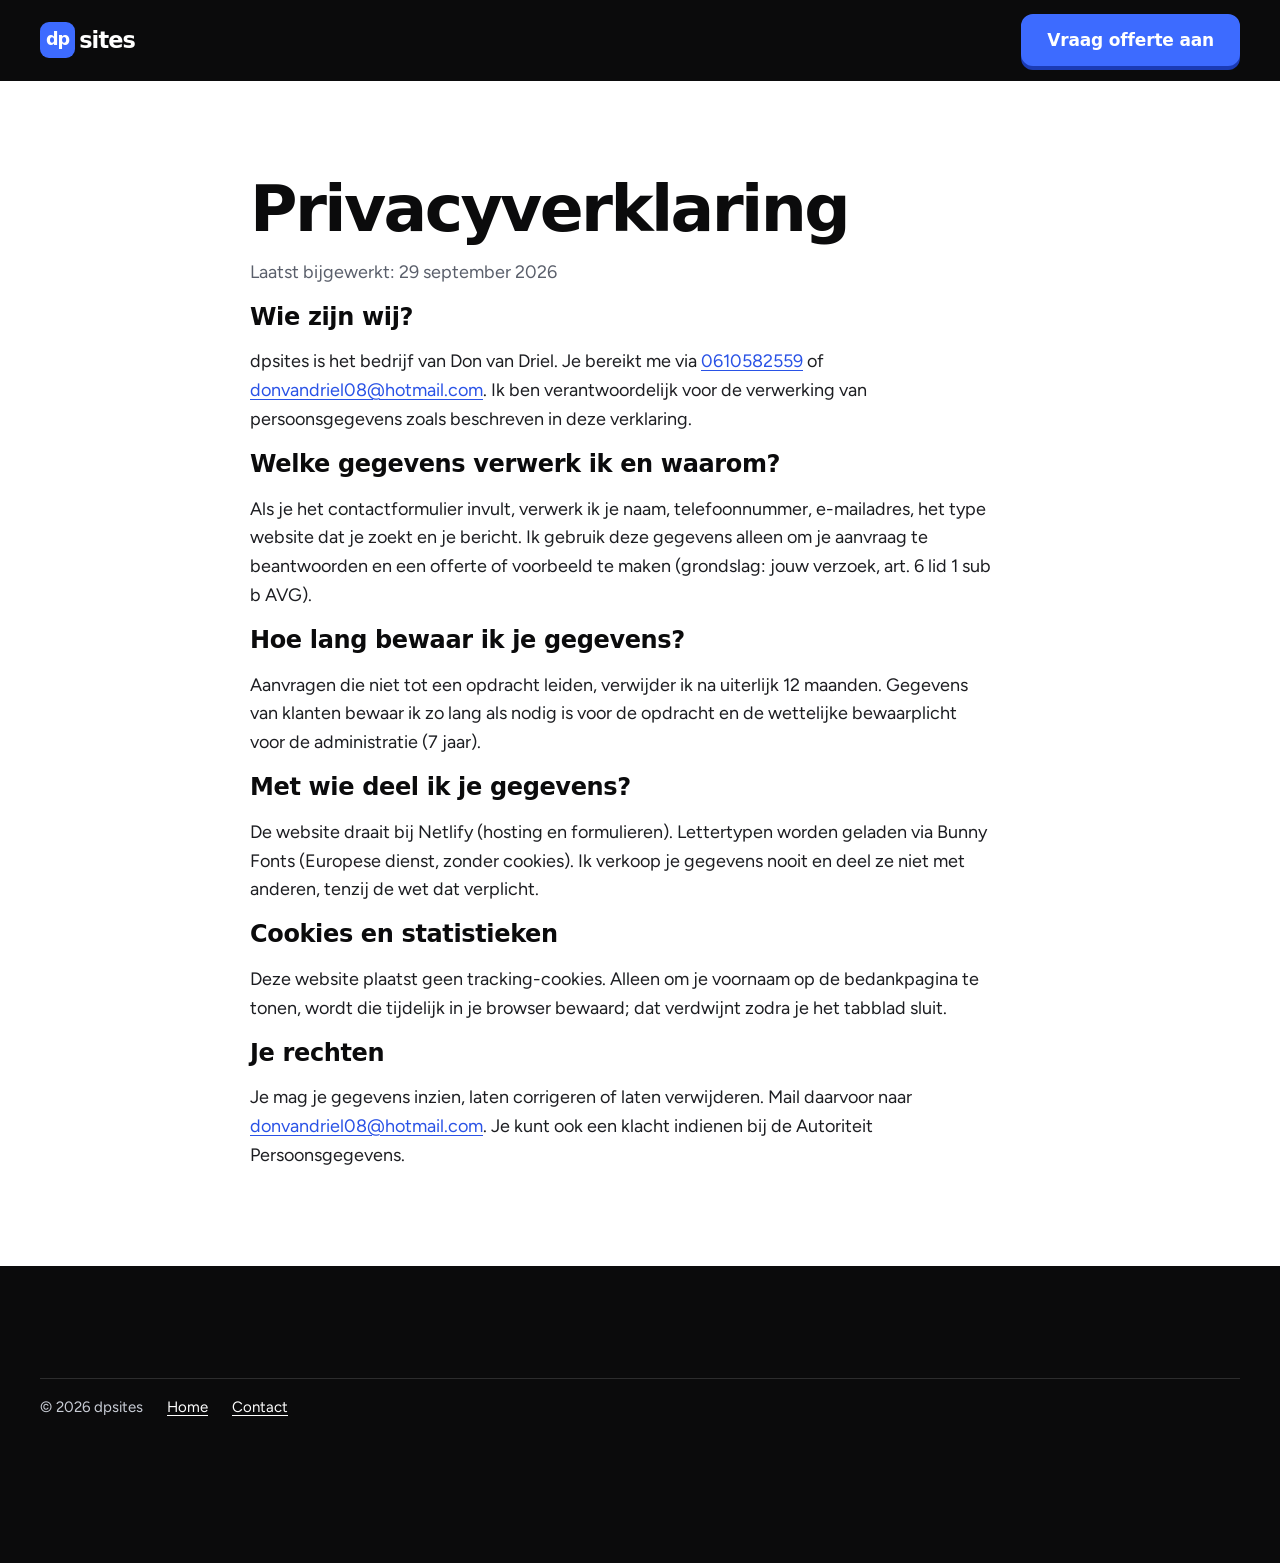
<file: privacy.html>
<!doctype html>
<html lang="nl">
<head>
  <meta charset="utf-8">
  <meta name="viewport" content="width=device-width, initial-scale=1">
  <title>Privacyverklaring | dpsites</title>
  <meta name="description" content="Lees hoe dpsites omgaat met je persoonsgegevens.">
  <link rel="canonical" href="https://dpsites.nl/privacy.html">
  <meta name="theme-color" content="#0B0B0C">
  <link rel="icon" href="favicon.svg" type="image/svg+xml">
  <link rel="preconnect" href="https://fonts.bunny.net" crossorigin>
  <link rel="stylesheet" href="https://fonts.bunny.net/css?family=bricolage-grotesque:700,800|figtree:400,500,600,700&display=swap">
  <link rel="stylesheet" href="styles/styles.css">
  <script>document.documentElement.classList.add('js')</script>
  <script src="scripts/main.js" defer></script>
</head>
<body>
<a class="skip-link" href="#main">Naar inhoud</a>
<header class="site-header">
  <div class="container header-inner">
    <a href="index.html" class="logo" aria-label="dpsites, naar de homepage"><span class="logo-mark" aria-hidden="true">dp</span><span aria-hidden="true">sites</span></a>
    <a class="btn btn-accent" href="contact.html#formulier">Vraag offerte aan</a>
  </div>
</header>

<main id="main" class="section">
  <!-- LET OP: dit is een SJABLOON, geen juridisch advies. Laat de tekst controleren
       (bijv. via een jurist of een AVG-generator) en pas hem aan als je andere diensten gaat gebruiken. -->
  <article class="container narrow stack">
    <h1>Privacyverklaring</h1>
    <p class="muted">Laatst bijgewerkt: 29 september 2026</p>
    <h2 class="h3">Wie zijn wij?</h2>
    <p>dpsites is het bedrijf van Don van Driel. Je bereikt me via <a href="tel:0610582559">0610582559</a> of <a href="mailto:donvandriel08@hotmail.com">donvandriel08@hotmail.com</a>. Ik ben verantwoordelijk voor de verwerking van persoonsgegevens zoals beschreven in deze verklaring.</p>
    <!-- Vul in zodra je bij de KvK staat ingeschreven: <p>KvK-nummer: [KVK]</p> -->
    <h2 class="h3">Welke gegevens verwerk ik en waarom?</h2>
    <p>Als je het contactformulier invult, verwerk ik je naam, telefoonnummer, e-mailadres, het type website dat je zoekt en je bericht. Ik gebruik deze gegevens alleen om je aanvraag te beantwoorden en een offerte of voorbeeld te maken (grondslag: jouw verzoek, art. 6 lid 1 sub b AVG).</p>
    <h2 class="h3">Hoe lang bewaar ik je gegevens?</h2>
    <p>Aanvragen die niet tot een opdracht leiden, verwijder ik na uiterlijk 12 maanden. Gegevens van klanten bewaar ik zo lang als nodig is voor de opdracht en de wettelijke bewaarplicht voor de administratie (7 jaar).</p>
    <h2 class="h3">Met wie deel ik je gegevens?</h2>
    <p>De website draait bij Netlify (hosting en formulieren). Lettertypen worden geladen via Bunny Fonts (Europese dienst, zonder cookies). Ik verkoop je gegevens nooit en deel ze niet met anderen, tenzij de wet dat verplicht.</p>
    <h2 class="h3">Cookies en statistieken</h2>
    <p>Deze website plaatst geen tracking-cookies. Alleen om je voornaam op de bedankpagina te tonen, wordt die tijdelijk in je browser bewaard; dat verdwijnt zodra je het tabblad sluit.</p>
    <h2 class="h3">Je rechten</h2>
    <p>Je mag je gegevens inzien, laten corrigeren of laten verwijderen. Mail daarvoor naar <a href="mailto:donvandriel08@hotmail.com">donvandriel08@hotmail.com</a>. Je kunt ook een klacht indienen bij de Autoriteit Persoonsgegevens.</p>
  </article>
</main>

<footer class="site-footer">
  <div class="container footer-bottom">
    <span>© <span data-year>2026</span> dpsites</span>
    <a href="index.html">Home</a>
    <a href="contact.html">Contact</a>
  </div>
</footer>
</body>
</html>
</file>
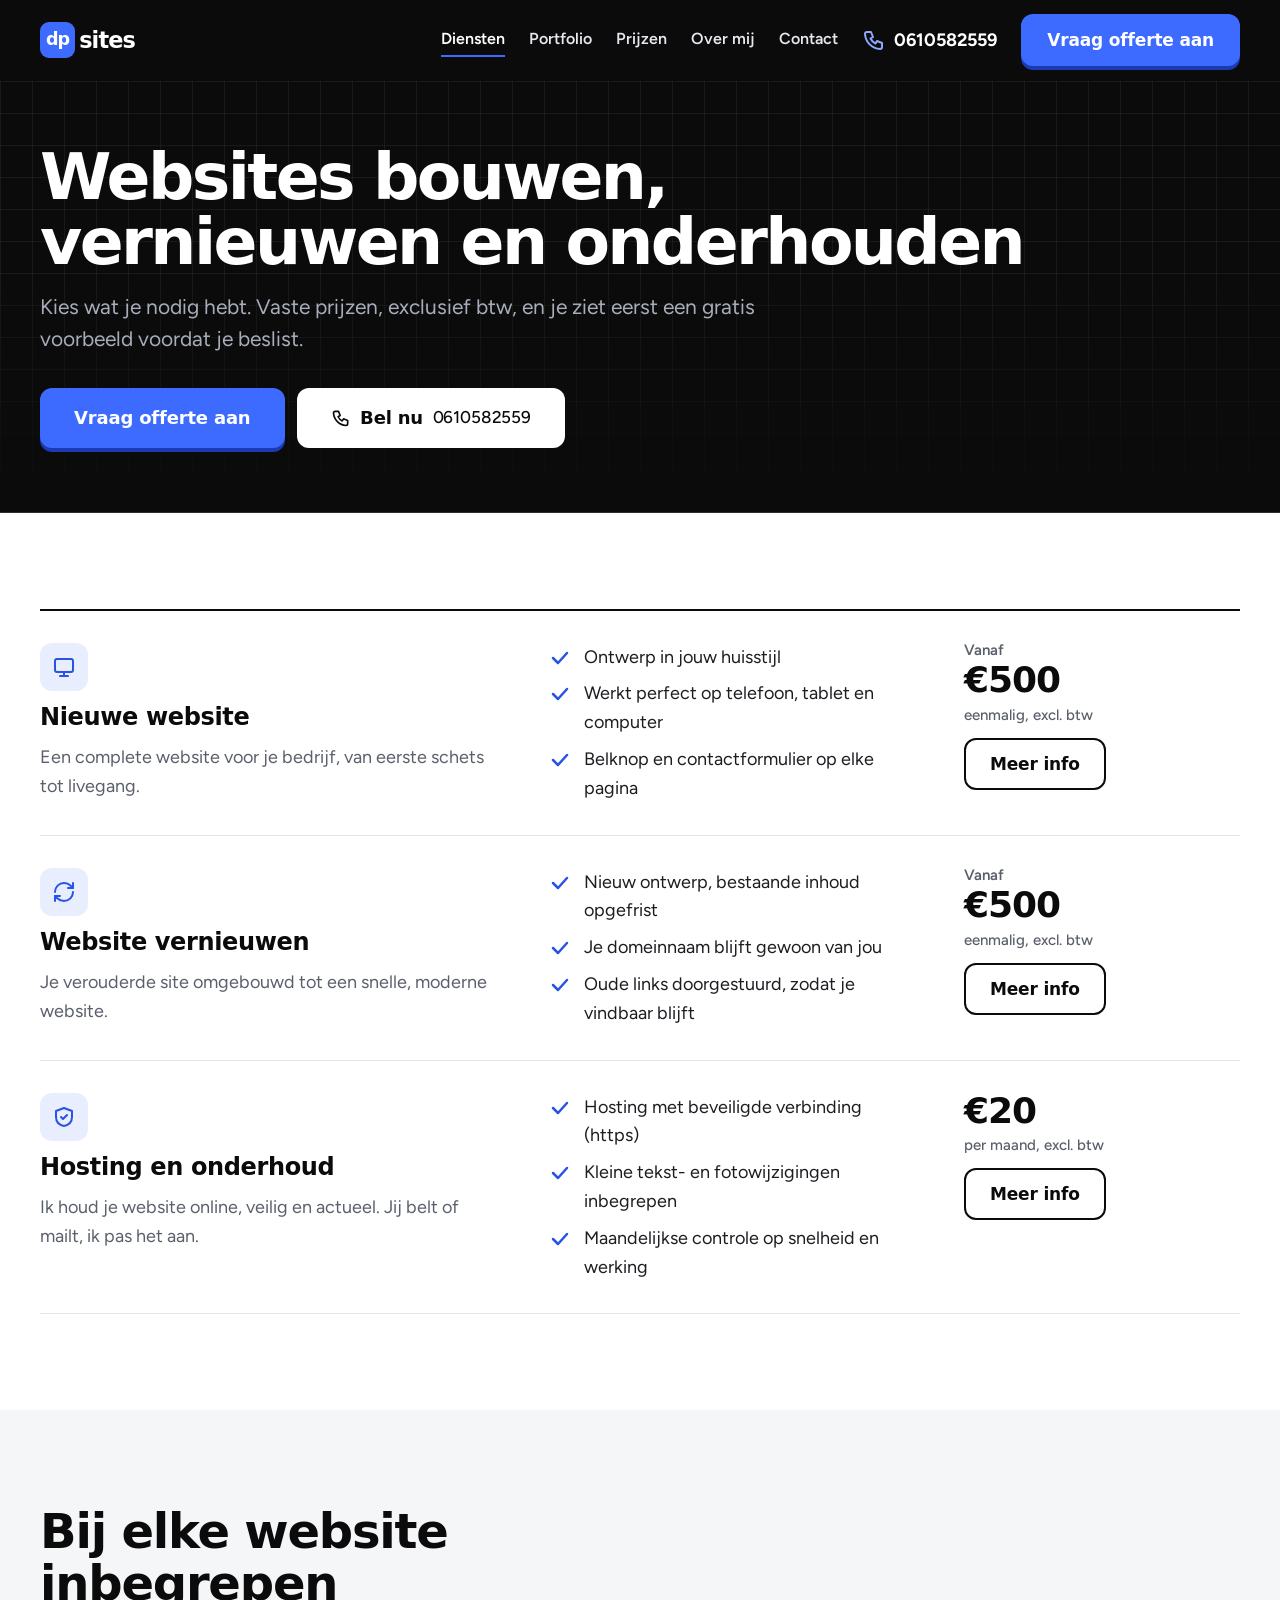
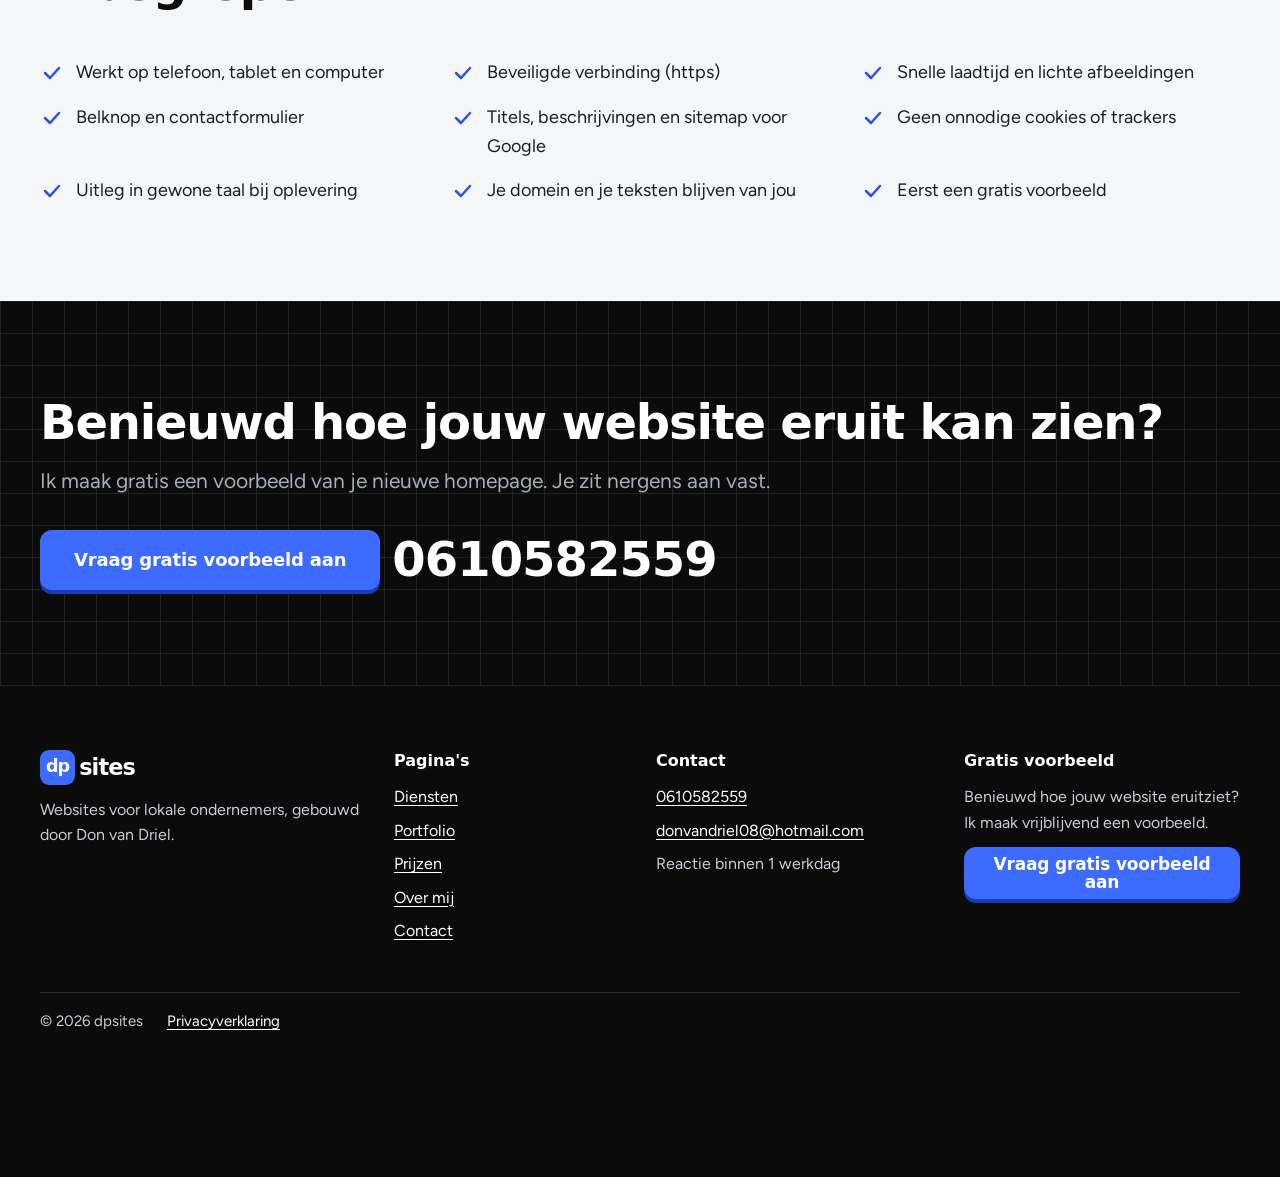
<file: services.html>
<!doctype html>
<html lang="nl">
<head>
  <meta charset="utf-8">
  <meta name="viewport" content="width=device-width, initial-scale=1">
  <!-- Title-patroon: [Dienst] in [PLAATS] | dpsites -->
  <title>Diensten: website laten maken en onderhouden | dpsites</title>
  <!-- Description-patroon: [Diensten] voor [wie]. [Prijsanker]. [PRIMAIRE_CTA]. -->
  <meta name="description" content="Nieuwe website of website vernieuwen vanaf €500, hosting en onderhoud voor €20 per maand. Vraag offerte aan bij dpsites.">
  <link rel="canonical" href="https://dpsites.nl/services.html">
  <meta name="theme-color" content="#0B0B0C">
  <meta property="og:type" content="website">
  <meta property="og:site_name" content="dpsites">
  <meta property="og:locale" content="nl_NL">
  <meta property="og:title" content="Diensten en prijzen | dpsites">
  <meta property="og:description" content="Websites bouwen, vernieuwen, hosten en onderhouden voor lokale ondernemers.">
  <meta property="og:url" content="https://dpsites.nl/services.html">
  <meta property="og:image" content="https://dpsites.nl/images/og-image.jpg">
  <meta property="og:image:width" content="1200">
  <meta property="og:image:height" content="630">
  <meta name="twitter:card" content="summary_large_image">
  <link rel="icon" href="favicon.svg" type="image/svg+xml">
  <link rel="apple-touch-icon" href="images/apple-touch-icon.png">
  <link rel="preconnect" href="https://fonts.bunny.net" crossorigin>
  <link rel="stylesheet" href="https://fonts.bunny.net/css?family=bricolage-grotesque:700,800|figtree:400,500,600,700&display=swap">
  <link rel="stylesheet" href="styles/styles.css">
  <script>document.documentElement.classList.add('js')</script>
  <script src="scripts/main.js" defer></script>
</head>
<body>
<a class="skip-link" href="#main">Naar inhoud</a>
<header class="site-header">
  <div class="container header-inner">
    <a href="index.html" class="logo" aria-label="dpsites, naar de homepage"><span class="logo-mark" aria-hidden="true">dp</span><span aria-hidden="true">sites</span></a>
    <a class="icon-btn call-icon" href="tel:0610582559" aria-label="Bel Don: 0610582559"><svg class="icon" aria-hidden="true"><use href="assets/icons.svg#phone"></use></svg></a>
    <button class="icon-btn nav-toggle" type="button" aria-expanded="false" aria-controls="hoofdmenu"><span class="sr-only">Menu</span><span class="burger" aria-hidden="true"></span></button>
    <nav id="hoofdmenu" class="primary-nav" aria-label="Hoofdmenu">
      <ul role="list">
        <li><a href="services.html">Diensten</a></li>
        <li><a href="portfolio.html">Portfolio</a></li>
        <li><a href="pricing.html">Prijzen</a></li>
        <li><a href="about.html">Over mij</a></li>
        <li><a href="contact.html">Contact</a></li>
      </ul>
      <a class="nav-call" href="tel:0610582559"><svg class="icon" aria-hidden="true"><use href="assets/icons.svg#phone"></use></svg><span class="nav-call-nr">0610582559</span></a>
      <a class="btn btn-accent" href="contact.html#formulier">Vraag offerte aan</a>
    </nav>
  </div>
</header>

<main id="main">
  <section class="hero hero-sm" aria-labelledby="hero-titel">
    <div class="container stack-lg">
      <div class="stack">
        <h1 id="hero-titel">Websites bouwen, vernieuwen en onderhouden</h1>
        <p class="lead">Kies wat je nodig hebt. Vaste prijzen, exclusief btw, en je ziet eerst een gratis voorbeeld voordat je beslist.</p>
      </div>
      <div class="cluster">
        <a class="btn btn-accent btn-lg" href="contact.html#formulier">Vraag offerte aan</a>
        <a class="btn btn-primary btn-lg" href="tel:0610582559"><svg class="icon" aria-hidden="true"><use href="assets/icons.svg#phone"></use></svg>Bel nu <span class="btn-sub">0610582559</span></a>
      </div>
    </div>
  </section>

  <!-- DIENSTEN: bullets + prijs + "Meer info"-modal. Prijzen wijzigen? Ook op pricing.html en index.html. -->
  <section class="section" aria-label="Diensten en prijzen">
    <div class="container">
      <ul class="price-list" role="list">
        <li class="service-row" id="nieuw">
          <div class="service-head">
            <span class="icon-box" aria-hidden="true"><svg class="icon"><use href="assets/icons.svg#monitor"></use></svg></span>
            <h2 class="h3">Nieuwe website</h2>
            <p class="muted">Een complete website voor je bedrijf, van eerste schets tot livegang.</p>
          </div>
          <ul class="checklist" role="list">
            <li><svg class="icon" aria-hidden="true"><use href="assets/icons.svg#check"></use></svg>Ontwerp in jouw huisstijl</li>
            <li><svg class="icon" aria-hidden="true"><use href="assets/icons.svg#check"></use></svg>Werkt perfect op telefoon, tablet en computer</li>
            <li><svg class="icon" aria-hidden="true"><use href="assets/icons.svg#check"></use></svg>Belknop en contactformulier op elke pagina</li>
          </ul>
          <div class="service-price">
            <p class="price"><span class="price-from">Vanaf</span><!--cms:text plannen.items[id=nieuw].prijs-->€500<!--/cms--><small>eenmalig, excl. btw</small></p>
            <button class="btn btn-outline" type="button" data-modal="info-nieuw" aria-haspopup="dialog">Meer info</button>
          </div>
        </li>
        <li class="service-row" id="vernieuwen">
          <div class="service-head">
            <span class="icon-box" aria-hidden="true"><svg class="icon"><use href="assets/icons.svg#refresh"></use></svg></span>
            <h2 class="h3">Website vernieuwen</h2>
            <p class="muted">Je verouderde site omgebouwd tot een snelle, moderne website.</p>
          </div>
          <ul class="checklist" role="list">
            <li><svg class="icon" aria-hidden="true"><use href="assets/icons.svg#check"></use></svg>Nieuw ontwerp, bestaande inhoud opgefrist</li>
            <li><svg class="icon" aria-hidden="true"><use href="assets/icons.svg#check"></use></svg>Je domeinnaam blijft gewoon van jou</li>
            <li><svg class="icon" aria-hidden="true"><use href="assets/icons.svg#check"></use></svg>Oude links doorgestuurd, zodat je vindbaar blijft</li>
          </ul>
          <div class="service-price">
            <p class="price"><span class="price-from">Vanaf</span><!--cms:text plannen.items[id=vernieuwen].prijs-->€500<!--/cms--><small>eenmalig, excl. btw</small></p>
            <button class="btn btn-outline" type="button" data-modal="info-vernieuwen" aria-haspopup="dialog">Meer info</button>
          </div>
        </li>
        <li class="service-row" id="onderhoud">
          <div class="service-head">
            <span class="icon-box" aria-hidden="true"><svg class="icon"><use href="assets/icons.svg#shield"></use></svg></span>
            <h2 class="h3">Hosting en onderhoud</h2>
            <p class="muted">Ik houd je website online, veilig en actueel. Jij belt of mailt, ik pas het aan.</p>
          </div>
          <ul class="checklist" role="list">
            <li><svg class="icon" aria-hidden="true"><use href="assets/icons.svg#check"></use></svg>Hosting met beveiligde verbinding (https)</li>
            <li><svg class="icon" aria-hidden="true"><use href="assets/icons.svg#check"></use></svg>Kleine tekst- en fotowijzigingen inbegrepen</li>
            <li><svg class="icon" aria-hidden="true"><use href="assets/icons.svg#check"></use></svg>Maandelijkse controle op snelheid en werking</li>
          </ul>
          <div class="service-price">
            <p class="price"><!--cms:text plannen.items[id=hosting].prijs-->€20<!--/cms--><small>per maand, excl. btw</small></p>
            <button class="btn btn-outline" type="button" data-modal="info-onderhoud" aria-haspopup="dialog">Meer info</button>
          </div>
        </li>
      </ul>
    </div>
  </section>

  <section class="section bg-alt" aria-labelledby="inbegrepen-titel">
    <div class="container">
      <div class="section-head"><h2 id="inbegrepen-titel">Bij elke website inbegrepen</h2></div>
      <ul class="checklist grid-3" role="list">
        <li><svg class="icon" aria-hidden="true"><use href="assets/icons.svg#check"></use></svg>Werkt op telefoon, tablet en computer</li>
        <li><svg class="icon" aria-hidden="true"><use href="assets/icons.svg#check"></use></svg>Beveiligde verbinding (https)</li>
        <li><svg class="icon" aria-hidden="true"><use href="assets/icons.svg#check"></use></svg>Snelle laadtijd en lichte afbeeldingen</li>
        <li><svg class="icon" aria-hidden="true"><use href="assets/icons.svg#check"></use></svg>Belknop en contactformulier</li>
        <li><svg class="icon" aria-hidden="true"><use href="assets/icons.svg#check"></use></svg>Titels, beschrijvingen en sitemap voor Google</li>
        <li><svg class="icon" aria-hidden="true"><use href="assets/icons.svg#check"></use></svg>Geen onnodige cookies of trackers</li>
        <li><svg class="icon" aria-hidden="true"><use href="assets/icons.svg#check"></use></svg>Uitleg in gewone taal bij oplevering</li>
        <li><svg class="icon" aria-hidden="true"><use href="assets/icons.svg#check"></use></svg>Je domein en je teksten blijven van jou</li>
        <li><svg class="icon" aria-hidden="true"><use href="assets/icons.svg#check"></use></svg>Eerst een gratis voorbeeld</li>
      </ul>
    </div>
  </section>

  <section class="section cta-band" aria-labelledby="cta-titel">
    <div class="container stack-lg">
      <div class="stack">
        <h2 id="cta-titel">Benieuwd hoe jouw website eruit kan zien?</h2>
        <p class="lead">Ik maak gratis een voorbeeld van je nieuwe homepage. Je zit nergens aan vast.</p>
      </div>
      <div class="cluster">
        <a class="btn btn-accent btn-lg" href="contact.html?aanvraag=gratis-voorbeeld#formulier">Vraag gratis voorbeeld aan</a>
        <a class="call-big" href="tel:0610582559">0610582559</a>
      </div>
    </div>
  </section>
</main>

<!-- MODALS ("Meer info"). Sluiten: kruisje, Esc of klik naast de modal. -->
<dialog class="modal" id="info-nieuw" aria-labelledby="info-nieuw-titel">
  <form class="modal-close-form" method="dialog"><button class="icon-btn" aria-label="Sluiten"><svg class="icon" aria-hidden="true"><use href="assets/icons.svg#close"></use></svg></button></form>
  <div class="modal-body">
    <h2 id="info-nieuw-titel" class="h3">Nieuwe website</h2>
    <p class="muted">Voor ondernemers zonder website, of met alleen een Facebookpagina. Je krijgt een complete site die klaar is om klanten te laten bellen of boeken.</p>
    <h3 class="h4">Wat je krijgt</h3>
    <ul class="checklist" role="list">
      <li><svg class="icon" aria-hidden="true"><use href="assets/icons.svg#check"></use></svg>Onepage of tot 5 pagina's, afhankelijk van het pakket</li>
      <li><svg class="icon" aria-hidden="true"><use href="assets/icons.svg#check"></use></svg>Webteksten die ik samen met jou schrijf</li>
      <li><svg class="icon" aria-hidden="true"><use href="assets/icons.svg#check"></use></svg>Contactformulier dat aanvragen direct in je mailbox zet</li>
      <li><svg class="icon" aria-hidden="true"><use href="assets/icons.svg#check"></use></svg>Hulp bij het koppelen van je domein</li>
    </ul>
    <dl class="facts">
      <div><dt>Doorlooptijd</dt><dd>Meestal 2 tot 3 weken na akkoord</dd></div>
      <div><dt>Wat ik van je nodig heb</dt><dd>Logo (als je dat hebt), foto's en je belangrijkste informatie</dd></div>
      <div><dt>Prijs</dt><dd>Vanaf <!--cms:text plannen.items[id=nieuw].prijs-->€500<!--/cms-->, eenmalig, excl. btw. Betalen in twee delen.</dd></div>
    </dl>
    <p><a class="btn btn-accent" href="contact.html?type=nieuw#formulier">Vraag offerte aan</a></p>
  </div>
</dialog>
<dialog class="modal" id="info-vernieuwen" aria-labelledby="info-vernieuwen-titel">
  <form class="modal-close-form" method="dialog"><button class="icon-btn" aria-label="Sluiten"><svg class="icon" aria-hidden="true"><use href="assets/icons.svg#close"></use></svg></button></form>
  <div class="modal-body">
    <h2 id="info-vernieuwen-titel" class="h3">Website vernieuwen</h2>
    <p class="muted">Voor ondernemers met een site die traag is, niet goed werkt op de telefoon of er gedateerd uitziet.</p>
    <h3 class="h4">Wat je krijgt</h3>
    <ul class="checklist" role="list">
      <li><svg class="icon" aria-hidden="true"><use href="assets/icons.svg#check"></use></svg>Korte check van je huidige site: wat werkt, wat niet</li>
      <li><svg class="icon" aria-hidden="true"><use href="assets/icons.svg#check"></use></svg>Nieuw ontwerp met je bestaande inhoud, opgefrist</li>
      <li><svg class="icon" aria-hidden="true"><use href="assets/icons.svg#check"></use></svg>Oude pagina-adressen doorgestuurd naar de nieuwe</li>
      <li><svg class="icon" aria-hidden="true"><use href="assets/icons.svg#check"></use></svg>Overstap zonder dat je site offline gaat</li>
    </ul>
    <dl class="facts">
      <div><dt>Doorlooptijd</dt><dd>Meestal 2 tot 3 weken na akkoord</dd></div>
      <div><dt>Wat ik van je nodig heb</dt><dd>Het adres van je huidige site en toegang tot je domein</dd></div>
      <div><dt>Prijs</dt><dd>Vanaf <!--cms:text plannen.items[id=vernieuwen].prijs-->€500<!--/cms-->, eenmalig, excl. btw. Betalen in twee delen.</dd></div>
    </dl>
    <p><a class="btn btn-accent" href="contact.html?type=vernieuwen#formulier">Vraag offerte aan</a></p>
  </div>
</dialog>
<dialog class="modal" id="info-onderhoud" aria-labelledby="info-onderhoud-titel">
  <form class="modal-close-form" method="dialog"><button class="icon-btn" aria-label="Sluiten"><svg class="icon" aria-hidden="true"><use href="assets/icons.svg#close"></use></svg></button></form>
  <div class="modal-body">
    <h2 id="info-onderhoud-titel" class="h3">Hosting en onderhoud</h2>
    <p class="muted">Voor ondernemers die zich niet met techniek willen bezighouden. Jij geeft door wat er moet veranderen, ik regel het.</p>
    <h3 class="h4">Wat je krijgt</h3>
    <ul class="checklist" role="list">
      <li><svg class="icon" aria-hidden="true"><use href="assets/icons.svg#check"></use></svg>Snelle hosting met https</li>
      <li><svg class="icon" aria-hidden="true"><use href="assets/icons.svg#check"></use></svg>Kleine wijzigingen: openingstijden, prijzen, foto's</li>
      <li><svg class="icon" aria-hidden="true"><use href="assets/icons.svg#check"></use></svg>Maandelijkse controle: werkt alles nog, is de site snel?</li>
      <li><svg class="icon" aria-hidden="true"><use href="assets/icons.svg#check"></use></svg>Back-up van je website</li>
    </ul>
    <dl class="facts">
      <div><dt>Start</dt><dd>Direct na oplevering, of los voor een bestaande site</dd></div>
      <div><dt>Opzeggen</dt><dd>Maandelijks opzegbaar</dd></div>
      <div><dt>Prijs</dt><dd><!--cms:text plannen.items[id=hosting].prijs-->€20<!--/cms--> per maand, excl. btw</dd></div>
    </dl>
    <p><a class="btn btn-accent" href="contact.html?type=hosting#formulier">Vraag offerte aan</a></p>
  </div>
</dialog>

<footer class="site-footer">
  <div class="container footer-grid">
    <div>
      <a href="index.html" class="logo" aria-label="dpsites, naar de homepage"><span class="logo-mark" aria-hidden="true">dp</span><span aria-hidden="true">sites</span></a>
      <p>Websites voor lokale ondernemers, gebouwd door Don van Driel.</p>
    </div>
    <nav aria-label="Footermenu">
      <h2 class="footer-title">Pagina's</h2>
      <ul role="list"><li><a href="services.html">Diensten</a></li><li><a href="portfolio.html">Portfolio</a></li><li><a href="pricing.html">Prijzen</a></li><li><a href="about.html">Over mij</a></li><li><a href="contact.html">Contact</a></li></ul>
    </nav>
    <div>
      <h2 class="footer-title">Contact</h2>
      <address><a href="tel:0610582559">0610582559</a><a href="mailto:donvandriel08@hotmail.com">donvandriel08@hotmail.com</a><span>Reactie binnen 1 werkdag</span></address>
    </div>
    <div>
      <h2 class="footer-title">Gratis voorbeeld</h2>
      <p>Benieuwd hoe jouw website eruitziet? Ik maak vrijblijvend een voorbeeld.</p>
      <p><a class="btn btn-accent" href="contact.html?aanvraag=gratis-voorbeeld#formulier">Vraag gratis voorbeeld aan</a></p>
    </div>
  </div>
  <div class="container footer-bottom">
    <span>© <span data-year>2026</span> dpsites</span>
    <!-- VERPLICHT zodra je bij de KvK staat ingeschreven: haal de commentaartekens weg en vul het nummer in.
    <span>KvK [KVK]</span> -->
    <a href="privacy.html">Privacyverklaring</a>
  </div>
</footer>
<div class="sticky-cta" data-hidden="true">
  <a class="btn btn-primary" href="tel:0610582559"><svg class="icon" aria-hidden="true"><use href="assets/icons.svg#phone"></use></svg>Bel nu</a>
  <a class="btn btn-accent" href="contact.html#formulier">Vraag offerte aan</a>
</div>
</body>
</html>
</file>
<file: styles/styles.css>
/* =========================================================================
   dpsites — styles/styles.css
   Opbouw: 1 tokens → 2 basis → 3 layout → 4 componenten → 5 utilities
   Huisstijl aanpassen? Wijzig alleen sectie 1 (tokens); de rest erft mee.
   Beeldtaal: zwart + elektrisch blauw. Zwarte vlakken (header, hero, CTA-band, footer)
   krijgen hun eigen tokenset in sectie 1b; lichte secties houden de tokens uit sectie 1.
   ========================================================================= */

/* 1. TOKENS --------------------------------------------------------------- */
:root {
  --color-black: #0B0B0C;          /* zwart: header, hero, CTA-band, footer */
  --color-accent: #3D6BFF;         /* elektrisch blauw: knoppen "Vraag offerte aan", logo */
  --color-accent-dark: #2952E6;    /* hover */
  --color-accent-shadow: #1B3BB5;  /* harde schaduw onder de blauwe knop */
  --color-on-accent: #FFFFFF;      /* tekst op blauw */
  --color-primary: #2952E6;        /* links en iconen op wit (6,1:1) */
  --color-primary-dark: #1E40C4;
  --color-primary-soft: #E9EEFF;   /* tinten, tags, focusring */
  --color-ink: #0B0B0C;            /* koppen op wit, zwarte knop "Bel nu" */
  --color-ink-hover: #2A2D33;
  --color-on-ink: #FFFFFF;
  --color-text: #1C1D21;
  --color-text-muted: #5A5F6B;     /* 6,4:1 op wit */
  --color-line: #E3E5EA;
  --color-bg: #FFFFFF;
  --color-bg-alt: #F5F6F8;
  --color-grid: rgb(255 255 255 / .06);
  --color-error: #B42318;
  --color-success: #127A3E;

  /* Fonts: geladen via Bunny Fonts (AVG-vriendelijk) in <head>; zie README */
  --font-heading: "Bricolage Grotesque", "Segoe UI", system-ui, sans-serif;
  --font-body: "Figtree", "Segoe UI", system-ui, sans-serif;

  /* Typeschaal: 15 / 18 / 21 / 24 / 32-48 / 40-72 px */
  --fs-sm: .9375rem;
  --fs-body: 1.125rem;
  --fs-lead: clamp(1.1875rem, 1.1rem + .35vw, 1.3125rem);
  --fs-h3: 1.5rem;
  --fs-h2: clamp(2rem, 1.4rem + 2.2vw, 3rem);
  --fs-h1: clamp(2.5rem, 1.25rem + 3.5vw, 4.5rem);

  --space-2: .5rem; --space-3: .75rem; --space-4: 1rem; --space-6: 1.5rem;
  --space-8: 2rem; --space-12: 3rem; --space-16: 4rem; --space-24: 6rem;
  --radius: 12px; --radius-lg: 18px;
  --shadow-lift: 0 40px 80px -30px rgb(0 0 0 / .5);
  --container: 1200px;
  --header-h: 72px;
  --ease: cubic-bezier(.2, .7, .2, 1);
}

/* 1b. ZWARTE VLAKKEN: dezelfde tokennamen, lichte waarden op zwart ------- */
.site-header, .hero, .cta-band {
  --color-ink: #FFFFFF; --color-ink-hover: #D9DCE3; --color-on-ink: #0B0B0C;
  --color-text: #E6E8EE; --color-text-muted: #A7ADBA; --color-line: #2A2D35;
  --color-bg: #0B0B0C; --color-bg-alt: #17191E; --color-primary: #8FA8FF;
  background: var(--color-bg); color: var(--color-text);
}

/* 2. BASIS ---------------------------------------------------------------- */
*, *::before, *::after { box-sizing: border-box; }
html { scroll-behavior: smooth; -webkit-text-size-adjust: 100%; }
body { margin: 0; overflow-wrap: break-word; font: 400 var(--fs-body)/1.6 var(--font-body); color: var(--color-text); background: var(--color-bg); }
h1, h2, h3, h4 { margin: 0; font-family: var(--font-heading); font-weight: 800; color: var(--color-ink); line-height: 1.08; letter-spacing: -.025em; text-wrap: balance; }
h1 { font-size: var(--fs-h1); line-height: 1; letter-spacing: -.04em; }
h2 { font-size: var(--fs-h2); }
h3, .h3 { font-size: var(--fs-h3); line-height: 1.2; letter-spacing: -.015em; font-weight: 700; }
.h4 { font-size: 1.125rem; line-height: 1.3; letter-spacing: 0; font-weight: 700; }
p { margin: 0; max-width: 62ch; }
a { color: var(--color-primary); text-underline-offset: 3px; }
img { max-width: 100%; height: auto; display: block; }
[id] { scroll-margin-top: calc(var(--header-h) + 16px); }
:focus-visible { outline: 3px solid var(--color-primary); outline-offset: 3px; }
ul[role="list"], ol[role="list"] { list-style: none; margin: 0; padding: 0; }

.skip-link { position: absolute; left: var(--space-4); top: -100px; z-index: 100; padding: var(--space-3) var(--space-4);
  border-radius: var(--radius); background: var(--color-ink); color: #fff; }
.skip-link:focus { top: var(--space-4); }
.sr-only { position: absolute; width: 1px; height: 1px; overflow: hidden; clip: rect(0 0 0 0); white-space: nowrap; }

/* 3. LAYOUT (mobile-first; breakpoints 640 / 768 / 1024 / 1200) ------------ */
.container { width: min(100% - 2rem, var(--container)); margin-inline: auto; }
.narrow { max-width: 780px; }
.section { padding-block: var(--space-16); }
.bg-alt { background: var(--color-bg-alt); }
.stack { display: grid; gap: var(--space-4); align-content: start; }
.stack-lg { display: grid; gap: var(--space-8); align-content: start; }
.cluster { display: flex; flex-wrap: wrap; gap: var(--space-3); align-items: center; }
.grid-2, .grid-3, .layout-sidebar { display: grid; gap: var(--space-8); }
/* min-width: 0 voorkomt dat lange woorden of mockups het grid breder maken dan het scherm */
:is(.grid-2, .grid-3, .layout-sidebar, .stack, .stack-lg) { grid-template-columns: minmax(0, 1fr); }
:is(.grid-2, .grid-3, .layout-sidebar, .stack, .stack-lg) > * { min-width: 0; }
.section-head { display: grid; gap: var(--space-4); margin-bottom: var(--space-12); max-width: 720px; }

@media (min-width: 640px) {
  .grid-3 { grid-template-columns: repeat(2, minmax(0, 1fr)); }
}
@media (min-width: 1024px) {
  :root { --header-h: 80px; }
  .section { padding-block: var(--space-24); }
  .grid-2 { grid-template-columns: repeat(2, minmax(0, 1fr)); gap: var(--space-16); align-items: center; }
  .grid-3 { grid-template-columns: repeat(3, minmax(0, 1fr)); }
  .layout-sidebar { grid-template-columns: minmax(0, 2fr) minmax(0, 1fr); gap: var(--space-16); align-items: start; }
  .sticky-side { position: sticky; top: calc(var(--header-h) + 24px); }
}

/* 4. COMPONENTEN ---------------------------------------------------------- */
/* Header — bewust massief wit: backdrop-filter zou het vaste mobiele menu breken */
.site-header { position: sticky; top: 0; z-index: 50; background: var(--color-bg); border-bottom: 1px solid transparent; transition: border-color .2s; }
.site-header.is-scrolled { border-color: var(--color-line); }
.header-inner { display: flex; align-items: center; gap: var(--space-2); height: var(--header-h); }
.logo { display: inline-flex; align-items: center; gap: .25rem; margin-right: auto; font: 800 1.4rem/1 var(--font-heading);
  letter-spacing: -.04em; color: var(--color-ink); text-decoration: none; }
.logo-mark { display: grid; place-items: center; width: 2.2rem; height: 2.2rem; border-radius: 9px; font-size: 1.1rem;
  background: var(--color-accent); color: #fff; }
.icon-btn { display: grid; place-items: center; width: 44px; height: 44px; border: 0; border-radius: 50%;
  background: var(--color-bg-alt); color: var(--color-ink); cursor: pointer; }
.icon-btn .icon { color: currentColor; }
.nav-toggle { background: none; }
.burger, .burger::before, .burger::after { display: block; width: 22px; height: 2px; background: currentColor; position: relative; }
.burger::before, .burger::after { content: ""; position: absolute; left: 0; }
.burger::before { top: -7px; } .burger::after { top: 7px; }
.primary-nav { position: fixed; inset: var(--header-h) 0 0 0; z-index: 49; display: none; flex-direction: column; gap: var(--space-6);
  padding: var(--space-6) var(--space-4); overflow-y: auto; background: var(--color-bg); border-top: 1px solid var(--color-line); }
.primary-nav.is-open { display: flex; }
.primary-nav ul { display: grid; gap: var(--space-2); }
.primary-nav ul a { display: block; padding: var(--space-2) 0; font: 700 1.6rem/1.2 var(--font-heading); letter-spacing: -.02em; color: var(--color-ink); text-decoration: none; }
.primary-nav a[aria-current="page"] { color: var(--color-accent); }
.nav-call { display: inline-flex; align-items: center; justify-content: center; gap: var(--space-2); min-height: 44px; min-width: 44px;
  font-weight: 700; color: var(--color-ink); text-decoration: none; }
.nav-call .icon { color: var(--color-primary); }
@media (min-width: 1024px) {
  .nav-toggle, .call-icon { display: none; }
  .primary-nav, .primary-nav.is-open { position: static; display: flex; flex-direction: row; align-items: center; gap: var(--space-6);
    padding: 0; overflow: visible; border: 0; }
  .primary-nav ul { display: flex; gap: var(--space-6); }
  .primary-nav ul a { padding: 8px 0; font: 600 1rem/1 var(--font-body); letter-spacing: 0; color: var(--color-text); border-bottom: 2px solid transparent; }
  .primary-nav ul a:hover, .primary-nav ul a[aria-current="page"] { color: var(--color-ink); border-color: var(--color-accent); }
}
/* Tussen 1024 en 1200px is er geen ruimte voor het nummer: alleen het icoon, nummer blijft voorleesbaar */
@media (min-width: 1024px) and (max-width: 1199.98px) {
  .nav-call-nr { position: absolute; width: 1px; height: 1px; overflow: hidden; clip: rect(0 0 0 0); white-space: nowrap; }
}

/* Knoppen */
.btn { display: inline-flex; align-items: center; justify-content: center; gap: .6rem; min-height: 52px; padding: 0 var(--space-6);
  border: 2px solid transparent; border-radius: var(--radius); font: 700 1.0625rem/1.1 var(--font-heading); letter-spacing: -.01em;
  text-align: center; text-decoration: none; cursor: pointer;
  transition: background-color .15s var(--ease), color .15s var(--ease), transform .15s var(--ease), box-shadow .15s var(--ease); }
.btn .icon { width: 20px; height: 20px; color: currentColor; }
.btn-lg { min-height: 60px; padding-inline: var(--space-8); font-size: 1.125rem; }
/* Blauw "bouwblok": harde schaduw die bij indrukken inzakt */
.btn-accent { background: var(--color-accent); color: var(--color-on-accent); border-color: var(--color-accent); box-shadow: 0 4px 0 var(--color-accent-shadow); }
.btn-accent:hover { background: var(--color-accent-dark); border-color: var(--color-accent-dark); transform: translateY(-2px); box-shadow: 0 6px 0 var(--color-accent-shadow); }
.btn-accent:active { transform: translateY(2px); box-shadow: 0 2px 0 var(--color-accent-shadow); }
.btn-primary { background: var(--color-ink); color: var(--color-on-ink); }
.btn-primary:hover { background: var(--color-ink-hover); }
.btn-outline { background: transparent; color: var(--color-ink); border-color: var(--color-ink); }
.btn-outline:hover { background: var(--color-ink); color: var(--color-on-ink); }
.btn-light { background: #fff; color: var(--color-ink); }
.btn-light:hover { background: var(--color-primary-soft); }
.btn-sub { font: 500 .95em/1 var(--font-body); }
.btn:disabled { opacity: .5; cursor: not-allowed; transform: none; }
.w-full { width: 100%; }

/* Hero met rasterpapier (vervaagt naar onderen) */
.hero { position: relative; isolation: isolate; padding-block: var(--space-12) var(--space-16); border-bottom: 1px solid var(--color-line); }
.hero::before { content: ""; position: absolute; inset: 0; z-index: -1;
  background-image: linear-gradient(var(--color-grid) 1px, transparent 1px), linear-gradient(90deg, var(--color-grid) 1px, transparent 1px);
  background-size: 32px 32px; -webkit-mask-image: linear-gradient(#000 45%, transparent); mask-image: linear-gradient(#000 45%, transparent); }
.hero-grid { display: grid; grid-template-columns: minmax(0, 1fr); gap: var(--space-12); align-items: center; }
.hero-grid > * { min-width: 0; }
.lead { font-size: var(--fs-lead); line-height: 1.55; color: var(--color-text-muted); }
.trust-list, .checklist { display: grid; gap: var(--space-2); }
.trust-list { font-weight: 600; color: var(--color-ink); }
.trust-list li, .checklist li { display: grid; grid-template-columns: 24px minmax(0, 1fr); gap: var(--space-3); align-items: start; }
.trust-list .icon, .checklist .icon { margin-top: 3px; }
.checklist.grid-3 { gap: var(--space-4) var(--space-8); }
@media (min-width: 1024px) {
  .hero { padding-block: var(--space-16) var(--space-24); }
  .hero-grid { grid-template-columns: minmax(0, 1fr) minmax(0, 1.15fr); gap: var(--space-12); }
  .hero.hero-sm { padding-block: var(--space-16); }
}
@media (min-width: 1280px) { .hero-grid { grid-template-columns: minmax(0, 5fr) minmax(0, 7fr); gap: var(--space-16); } }

/* Branchekeuze + chips (ook gebruikt voor voor/na-knoppen) */
.switcher, .compare { display: flex; flex-wrap: wrap; gap: var(--space-2); margin-bottom: var(--space-4); }
.switcher-label { width: 100%; font-size: var(--fs-sm); font-weight: 700; color: var(--color-ink); }
.chip { min-height: 44px; padding: 0 var(--space-4); border: 1.5px solid var(--color-line); border-radius: 999px; background: var(--color-bg);
  font: 600 .95rem/1 var(--font-body); color: var(--color-ink); cursor: pointer; transition: background-color .15s, border-color .15s, color .15s; }
.chip:hover { border-color: var(--color-primary); }
.chip[aria-pressed="true"] { background: var(--color-accent); border-color: var(--color-accent); color: var(--color-on-accent); }
/* Zonder JavaScript werken deze knoppen niet: dan verbergen */
html:not(.js) :is(.switcher, .compare, [data-modal]) { display: none; }

/* Browsermockup ("demo"): alles erin schaalt mee met de breedte (cqw + em) */
.demo { --d-bg: #fff; --d-ink: #101B3F; --d-accent: #1D3FE0; --d-on-accent: #fff; --d-soft: #F3F6FF; --d-font: var(--font-heading);
  position: relative; container-type: inline-size; background: var(--color-bg); border: 1px solid var(--color-line);
  border-radius: 14px; box-shadow: var(--shadow-lift); }
.demo[data-theme="kapsalon"] { --d-bg: #FBEFEA; --d-ink: #3A1631; --d-accent: #D2386C; --d-on-accent: #fff; --d-soft: #F4DCD3; --d-font: Georgia, "Times New Roman", serif; }
.demo[data-theme="installateur"] { --d-bg: #0E2A4D; --d-ink: #fff; --d-accent: #FF8A00; --d-on-accent: #0E2A4D; --d-soft: #173A66; --d-font: var(--font-heading); }
.demo[data-theme="restaurant"] { --d-bg: #1E2B22; --d-ink: #F4EAD5; --d-accent: #E3B23C; --d-on-accent: #1E2B22; --d-soft: #2C3C30; --d-font: Georgia, "Times New Roman", serif; }
.demo[data-theme="bakkerij"] { --d-bg: #FFF6E5; --d-ink: #4A2511; --d-accent: #B4541A; --d-on-accent: #fff; --d-soft: #F5E3C3; --d-font: var(--font-heading); }
.demo-bar { display: flex; align-items: center; gap: 6px; padding: 10px 14px; border-bottom: 1px solid var(--color-line); }
.demo-bar i { width: 10px; height: 10px; border-radius: 50%; background: var(--color-line); }
.demo-url { flex: 0 1 60%; min-width: 0; margin-left: 8px; padding: 3px 12px; overflow: hidden; border-radius: 999px; white-space: nowrap;
  text-overflow: ellipsis; background: var(--color-bg-alt); font-size: 12px; color: var(--color-text-muted); }
.demo-screen { position: relative; overflow: hidden; aspect-ratio: 16 / 10; border-radius: 0 0 13px 13px; background: var(--d-bg);
  font-size: 13px; font-size: 2.1cqw; line-height: 1.4; }
.demo-page { min-height: 100%; background: var(--d-bg); color: var(--d-ink); font-family: var(--font-body);
  transition: transform 1.4s var(--ease), background-color .4s, color .4s; }
.demo-page p { max-width: none; }
.d-nav { display: flex; align-items: center; gap: 1.2em; height: 3.2em; padding: 0 1.6em; border-bottom: 1px solid color-mix(in srgb, var(--d-ink) 12%, transparent); }
.d-nav b { margin-right: auto; font: 700 1.1em/1 var(--d-font); }
.d-links { display: flex; gap: .8em; }
.d-links i { width: 2.6em; height: .35em; border-radius: 1em; background: currentColor; opacity: .35; }
.d-call, .d-btn { background: var(--d-accent); color: var(--d-on-accent); font-weight: 700; transition: background-color .4s, color .4s; }
.d-call { padding: .55em 1em; border-radius: 2em; font-size: .85em; }
.d-hero { display: grid; grid-template-columns: 1.15fr .85fr; gap: 1.6em; align-items: center; padding: 2em 1.6em 1.6em; }
.d-kop { max-width: 10em; font: 700 2.3em/1.04 var(--d-font); letter-spacing: -.02em; }
.d-tekst { margin-top: .7em; font-size: .95em; opacity: .75; }
.d-btn { display: inline-block; margin-top: 1.2em; padding: .75em 1.3em; border-radius: .5em; font-size: .9em; }
.d-photo { display: grid; place-items: center; aspect-ratio: 4 / 3; border-radius: .9em; color: var(--d-accent);
  background: radial-gradient(circle at 30% 20%, color-mix(in srgb, var(--d-accent) 35%, var(--d-soft)), var(--d-soft) 70%); }
.d-photo svg { width: 40%; height: auto; aspect-ratio: 1; }
.d-cards, .d-more { display: grid; grid-template-columns: repeat(3, minmax(0, 1fr)); gap: .9em; padding: 0 1.6em; }
.d-cards span { padding: .9em; border-radius: .6em; background: var(--d-soft); font-size: .9em; font-weight: 700; transition: background-color .4s; }
.d-cards span::after { content: ""; display: block; width: 70%; height: .35em; margin-top: .5em; border-radius: 1em; background: currentColor; opacity: .25; }
.d-foot { display: flex; justify-content: space-between; align-items: center; gap: 1em; margin: 1.3em 1.6em 0; padding: .9em 1.1em;
  border: 1px solid color-mix(in srgb, var(--d-ink) 15%, transparent); border-radius: .6em; font-size: .85em; }
.d-stars { color: var(--d-accent); letter-spacing: .1em; }
.d-stars b { color: var(--d-ink); letter-spacing: 0; }
.d-more { padding-top: 1.3em; }
.d-more i { aspect-ratio: 1; border-radius: .6em; background: var(--d-soft); }
.d-footer { height: 5em; margin-top: 1.3em; background: var(--d-ink); opacity: .9; }

/* Genummerde markeringen in de hero-mockup (kind van het element waar ze naar wijzen) + legenda */
.d-call, .d-btn, .d-cards, .d-foot { position: relative; }
.pin { position: absolute; z-index: 2; display: grid; place-items: center; width: 24px; height: 24px;
  border: 2px solid var(--color-black); border-radius: 50%; background: var(--color-accent); color: #fff;
  font: normal 800 12px/1 var(--font-heading); letter-spacing: 0;
  box-shadow: 0 0 0 4px rgb(61 107 255 / .35); animation: pin-in .5s var(--ease) both; }
.pin-1 { left: 0; top: 50%; translate: -125% -50%; animation-delay: .6s; }
.pin-2 { left: 0; top: 0; translate: -45% -45%; animation-delay: .8s; }
.pin-3 { left: 0; top: 0; translate: 15% -50%; animation-delay: 1s; }
.pin-4 { right: 0; top: 0; translate: 40% -50%; animation-delay: 1.2s; }
@keyframes pin-in { from { opacity: 0; scale: .3; } }
.demo-legend { display: grid; gap: var(--space-3); margin-top: var(--space-6); font-size: var(--fs-sm); font-weight: 600; color: var(--color-ink); }
.demo-legend li { display: flex; gap: var(--space-3); align-items: center; }
.pin-num { flex: none; display: grid; place-items: center; width: 26px; height: 26px; border: 2px solid var(--color-ink); border-radius: 50%;
  background: var(--color-accent); color: #fff; font: 800 .8rem/1 var(--font-heading); }
@media (min-width: 640px) { .demo-legend { grid-template-columns: repeat(2, minmax(0, 1fr)); } }

/* Oude website (voor/na): schuift er van rechts overheen */
.demo-old { position: absolute; inset: 0; padding: 1.2em 1.6em; background: #C8C8C8; color: #000; font: 1em/1.35 "Times New Roman", Times, serif;
  clip-path: inset(0 0 0 100%); transition: clip-path .6s var(--ease); }
.demo.is-before .demo-old { clip-path: inset(0); }
.demo-old p { max-width: none; }
.o-title { font: 700 2.2em/1.1 "Comic Sans MS", "Times New Roman", serif; color: #000080; text-align: center; }
.o-welkom { margin: .4em 0 1em; color: #C00000; font-weight: 700; text-align: center; }
.o-cols { display: grid; grid-template-columns: 9em minmax(0, 1fr); gap: 1em; }
.o-menu { margin: 0; padding: .6em; list-style: none; background: #E8E8E8; border: 2px outset #fff; }
.o-menu li { color: #0000EE; text-decoration: underline; }
.o-main { padding: .6em .8em; font-size: .95em; background: #fff; border: 2px inset #fff; }
.o-small { margin-top: .6em; font-size: .75em; color: #555; }
.o-foot { margin-top: 1em; font-size: .75em; text-align: center; color: #333; }
.url-old { display: none; }
.demo.is-before .url-old { display: inline; }
.demo.is-before .url-new { display: none; }

/* Portfolio-cards (home): mockup scrolt bij hover of focus */
.showcase-grid { display: grid; gap: var(--space-12) var(--space-8); }
.showcase { position: relative; display: grid; gap: var(--space-6); align-content: start; }
.showcase .demo { transition: transform .3s var(--ease); }
.showcase:is(:hover, :focus-within) .demo { transform: translateY(-6px); }
.showcase:is(:hover, :focus-within) .demo-page { transform: translateY(-30%); }
.showcase-body { display: grid; gap: var(--space-2); }
.card-link { color: inherit; text-decoration: none; }
.card-link:hover { text-decoration: underline; text-decoration-thickness: 2px; }
.card-link::after { content: ""; position: absolute; inset: 0; }
.tag { justify-self: start; display: inline-block; padding: .25rem .7rem; border-radius: 6px; background: var(--color-primary-soft);
  color: var(--color-primary-dark); font-size: var(--fs-sm); font-weight: 700; line-height: 1.4; }
.tag-outline { background: transparent; border: 1px dashed var(--color-text-muted); color: var(--color-text-muted); font-weight: 600; }
@media (min-width: 768px) { .showcase-grid { grid-template-columns: repeat(2, minmax(0, 1fr)); } }

/* Portfolio-pagina: project met voor/na */
.project { display: grid; gap: var(--space-8); padding-block: var(--space-12); border-top: 1px solid var(--color-line); }
.project:first-of-type { border-top: 0; padding-top: 0; }
.project > * { min-width: 0; }
.ba { display: grid; gap: var(--space-4); }
.ba > div { display: grid; gap: var(--space-2); padding: var(--space-4) var(--space-6); border-left: 3px solid var(--color-line); }
.ba > div:nth-child(2) { border-color: var(--color-primary); }
.ba > div:nth-child(3) { border-color: var(--color-accent); }
@media (min-width: 1024px) { .project { grid-template-columns: minmax(0, 7fr) minmax(0, 5fr); gap: var(--space-16); align-items: start; } }

/* Diensten als prijslijst (geen losse kaartjes) */
.price-list { border-top: 2px solid var(--color-ink); }
.service-row { display: grid; gap: var(--space-6) var(--space-12); padding-block: var(--space-8); border-bottom: 1px solid var(--color-line); }
.service-row > * { min-width: 0; }
.service-head, .service-price { display: grid; gap: var(--space-3); align-content: start; justify-items: start; }
.price-row { display: grid; grid-template-columns: minmax(0, 1fr) auto; align-items: baseline; gap: var(--space-2) var(--space-6);
  padding-block: var(--space-6); border-bottom: 1px solid var(--color-line); }
.price-row > div { display: grid; gap: var(--space-2); }
.price { font: 800 2.25rem/1 var(--font-heading); letter-spacing: -.03em; color: var(--color-ink); }
.price small { display: block; margin-top: .4rem; font: 500 var(--fs-sm)/1.4 var(--font-body); letter-spacing: 0; color: var(--color-text-muted); }
.price-from { display: block; margin-bottom: .3rem; font: 600 var(--fs-sm)/1 var(--font-body); letter-spacing: 0; color: var(--color-text-muted); }
.price-inline { font: 800 1.5rem/1 var(--font-heading); color: var(--color-ink); white-space: nowrap; }
.price-inline small { font: 600 var(--fs-sm) var(--font-body); color: var(--color-text-muted); }
.icon { width: 24px; height: 24px; color: var(--color-primary); flex: none; }
.icon-box { width: 48px; height: 48px; display: grid; place-items: center; border-radius: 12px; background: var(--color-primary-soft); }
@media (min-width: 1024px) { .service-row { grid-template-columns: minmax(0, 5fr) minmax(0, 4fr) minmax(0, 3fr); } }

/* Pakketten */
.plans { display: grid; gap: var(--space-12) var(--space-8); align-items: start; }
.plan { position: relative; display: grid; gap: var(--space-4); align-content: start; padding: var(--space-8);
  border: 1.5px solid var(--color-line); border-radius: var(--radius-lg); background: var(--color-bg); }
.plan-featured { border: 2px solid var(--color-ink); box-shadow: 10px 10px 0 var(--color-accent); }
.badge { position: absolute; top: -14px; left: var(--space-8); padding: 6px 12px; border-radius: 999px; background: var(--color-accent);
  color: var(--color-on-accent); font: 700 .85rem/1 var(--font-heading); }
@media (min-width: 1024px) { .plans { grid-template-columns: repeat(3, minmax(0, 1fr)); } }

/* Werkwijze: stappen op een maatlijn */
.steps { display: grid; gap: var(--space-12) var(--space-8); }
.step { position: relative; display: grid; gap: var(--space-3); align-content: start; padding-top: var(--space-6); border-top: 2px dashed var(--color-primary); }
.step::before { content: ""; position: absolute; top: -8px; left: 0; width: 14px; height: 14px; border: 2px solid var(--color-ink); border-radius: 50%; background: var(--color-accent); }
.step-num { font: 800 2.75rem/1 var(--font-heading); letter-spacing: -.04em; color: var(--color-primary); }
@media (min-width: 768px) { .steps { grid-template-columns: repeat(2, minmax(0, 1fr)); } }
@media (min-width: 1024px) { .steps { grid-template-columns: repeat(4, minmax(0, 1fr)); } .steps.steps-3 { grid-template-columns: repeat(3, minmax(0, 1fr)); } }
.steps.steps-stack { grid-template-columns: minmax(0, 1fr); gap: var(--space-8); }
.steps-stack .step-num { font-size: 1.75rem; }

/* Reviews + review-verzoek */
.reviews { display: grid; gap: var(--space-12) var(--space-8); }
.review { display: grid; gap: var(--space-4); align-content: start; margin: 0; }
.review blockquote { margin: 0; font: 500 1.25rem/1.5 var(--font-body); color: var(--color-ink); }
.review figcaption { font-size: var(--fs-sm); color: var(--color-text-muted); }
.review figcaption strong { color: var(--color-ink); }
.review-meta { display: flex; flex-wrap: wrap; gap: var(--space-2); align-items: center; }
.stars { display: inline-block; padding: .15rem .55rem; border-radius: 6px; background: var(--color-black); color: #8FA8FF;
  font-size: .95rem; letter-spacing: 2px; line-height: 1.5; }
.callout { display: grid; gap: var(--space-4); margin-top: var(--space-16); padding: var(--space-8); border: 2px dashed var(--color-primary); border-radius: var(--radius-lg); }
@media (min-width: 1024px) {
  .reviews { grid-template-columns: repeat(3, minmax(0, 1fr)); }
  .callout { grid-template-columns: minmax(0, 1fr) auto; align-items: center; gap: var(--space-8); }
}

/* Portret met blauw "bouwblok" erachter */
.portrait { position: relative; isolation: isolate; width: min(420px, calc(100% - 14px)); }
.portrait img { border: 2px solid var(--color-ink); border-radius: var(--radius-lg); background: var(--color-bg-alt); }
.portrait::after { content: ""; position: absolute; inset: 14px -14px -14px 14px; z-index: -1; border: 2px solid var(--color-ink);
  border-radius: var(--radius-lg); background: var(--color-accent); }

/* Belkaart + CTA-band */
.call-card { display: grid; gap: var(--space-2); padding: var(--space-8); border-radius: var(--radius-lg); background: var(--color-black); color: #C9CDD6; border: 1px solid var(--color-line); }
.call-card a { color: #fff; }
.call-big { justify-self: start; font: 800 clamp(2rem, 1.5rem + 2vw, 3rem)/1.1 var(--font-heading); letter-spacing: -.02em; text-decoration: none; }
.call-card .call-big { color: #8FA8FF; }
.call-big:hover { text-decoration: underline; text-decoration-thickness: 3px; }
.cta-band { position: relative; isolation: isolate; }
.cta-band::before { content: ""; position: absolute; inset: 0; z-index: -1; background-size: 32px 32px;
  background-image: linear-gradient(rgb(255 255 255 / .09) 1px, transparent 1px), linear-gradient(90deg, rgb(255 255 255 / .09) 1px, transparent 1px); }
.cta-band h2 { color: #fff; }
.cta-band .lead { color: var(--color-text-muted); }
.cta-band .call-big { color: #fff; }

/* Formulieren */
.form-card { padding: var(--space-6); border: 2px solid var(--color-ink); border-radius: var(--radius-lg); background: var(--color-bg); box-shadow: 10px 10px 0 var(--color-accent); }
.field { display: grid; gap: 6px; }
.field label, .choice legend { font-size: var(--fs-sm); font-weight: 700; color: var(--color-ink); }
.field input, .field textarea, .field select { width: 100%; min-height: 50px; padding: var(--space-3); font: inherit; font-size: 1rem;
  color: var(--color-text); background: var(--color-bg); border: 1.5px solid #8C97B8; border-radius: 10px; }
.field textarea { min-height: 120px; resize: vertical; }
.field :is(input, textarea, select):focus { border-color: var(--color-primary); outline: 3px solid var(--color-primary-soft); outline-offset: 0; }
.field [aria-invalid="true"] { border-color: var(--color-error); }
.field-error { font-size: var(--fs-sm); color: var(--color-error); }
.field-hint { font-size: var(--fs-sm); color: var(--color-text-muted); }
.field-row { display: grid; gap: var(--space-4); }
.choice { margin: 0; padding: 0; border: 0; }
.choice legend { margin-bottom: var(--space-2); padding: 0; }
.choice-options { display: flex; flex-wrap: wrap; gap: var(--space-2); }
.choice-options label { display: inline-flex; align-items: center; gap: var(--space-2); min-height: 44px; padding: 0 var(--space-4);
  border: 1.5px solid var(--color-line); border-radius: 999px; font-weight: 600; cursor: pointer; }
.choice-options label:has(input:checked) { border-color: var(--color-primary); background: var(--color-primary-soft); }
.choice-options input { width: 18px; height: 18px; margin: 0; accent-color: var(--color-primary); }
.hp { position: absolute; left: -9999px; }     /* honeypot tegen spam: niet verwijderen */
.form-status:not(:empty) { padding: var(--space-3); border-radius: 10px; font-weight: 600; color: var(--color-error); background: #FEF3F2; }
@media (min-width: 640px) { .field-row { grid-template-columns: repeat(2, minmax(0, 1fr)); } .form-card { padding: var(--space-8); } }

/* "Meer info"-modal (native <dialog>) */
.modal { position: fixed; width: min(640px, calc(100% - 2rem)); max-height: calc(100dvh - 2rem); padding: 0; overflow: auto;
  border: 2px solid var(--color-ink); border-radius: var(--radius-lg); color: var(--color-text); background: var(--color-bg); box-shadow: var(--shadow-lift); }
.modal::backdrop { background: rgb(11 11 12 / .7); }
.modal[open] { animation: modal-in .25s var(--ease); }
@keyframes modal-in { from { opacity: 0; transform: translateY(16px); } }
.modal-body { display: grid; gap: var(--space-4); padding: var(--space-8) var(--space-6); }
.modal-close-form { position: absolute; top: var(--space-3); right: var(--space-3); margin: 0; }
.facts { display: grid; gap: var(--space-3); margin: 0; }
.facts div { display: grid; gap: 2px; padding-left: var(--space-4); border-left: 3px solid var(--color-accent); }
.facts dt { font-size: var(--fs-sm); font-weight: 700; color: var(--color-ink); }
.facts dd { margin: 0; color: var(--color-text-muted); }
@media (min-width: 640px) { .modal-body { padding: var(--space-12) var(--space-8) var(--space-8); } }

/* Veelgestelde vragen */
.faq { display: grid; gap: var(--space-3); }
.accordion { border: 1.5px solid var(--color-line); border-radius: var(--radius); background: var(--color-bg); }
.accordion summary { padding: var(--space-4) var(--space-6); font: 700 1.0625rem/1.4 var(--font-heading); color: var(--color-ink); cursor: pointer; }
.accordion p { padding: 0 var(--space-6) var(--space-6); color: var(--color-text-muted); }

/* Footer */
.site-footer { padding-block: var(--space-16) calc(var(--space-12) + 80px); background: var(--color-black); color: #C9CDD6; font-size: 1rem; }
.site-footer a { color: #fff; }
.site-footer .logo { color: #fff; }
.footer-grid { display: grid; gap: var(--space-8); }
.footer-grid > * { display: grid; gap: var(--space-3); align-content: start; }
.footer-grid ul { display: grid; gap: var(--space-2); }
.footer-grid address { display: grid; gap: var(--space-2); font-style: normal; }
.footer-title { font: 700 1rem/1.4 var(--font-heading); letter-spacing: 0; color: #fff; }
.footer-bottom { display: flex; flex-wrap: wrap; gap: var(--space-2) var(--space-6); margin-top: var(--space-12); padding-top: var(--space-4);
  border-top: 1px solid rgb(255 255 255 / .14); font-size: var(--fs-sm); }
@media (min-width: 640px) { .footer-grid { grid-template-columns: repeat(2, minmax(0, 1fr)); } }
@media (min-width: 1024px) { .footer-grid { grid-template-columns: 1.4fr 1fr 1.2fr 1.2fr; } .site-footer { padding-bottom: calc(var(--space-12) + 96px); } }

/* Vaste CTA: balk onderin op mobiel, zwevend blok rechtsonder op desktop */
.sticky-cta { position: fixed; inset: auto 0 0 0; z-index: 40; display: grid; grid-template-columns: minmax(0, 1fr) minmax(0, 1.5fr); gap: var(--space-2);
  padding: var(--space-2) var(--space-4) calc(var(--space-2) + env(safe-area-inset-bottom, 0px)); background: var(--color-bg);
  border-top: 1px solid var(--color-line); transition: transform .25s var(--ease), visibility 0s; }
.sticky-cta .btn { min-height: 48px; padding-inline: var(--space-3); }
.sticky-cta[data-hidden="true"] { visibility: hidden; transform: translateY(110%); transition: transform .25s var(--ease), visibility 0s linear .25s; }
@media (min-width: 1024px) {
  .sticky-cta { inset: auto var(--space-6) var(--space-6) auto; display: flex; padding: var(--space-2); border: 2px solid var(--color-ink);
    border-radius: 16px; box-shadow: var(--shadow-lift); }
  .sticky-cta .btn { padding-inline: var(--space-6); }
  .sticky-cta[data-hidden="true"] { transform: translateY(calc(100% + 2rem)); }
}

/* 5. UTILITIES + MOTION --------------------------------------------------- */
.text-center { text-align: center; }
.text-center p, p.text-center { margin-inline: auto; }
.muted { color: var(--color-text-muted); }
.small { font-size: var(--fs-sm); }
.grid-top { align-items: start; }
.center-items { justify-items: center; }
.mt-8 { margin-top: var(--space-8); }
@media (prefers-reduced-motion: reduce) {
  html { scroll-behavior: auto; }
  *, *::before, *::after { animation: none !important; transition: none !important; }
}
</file>
